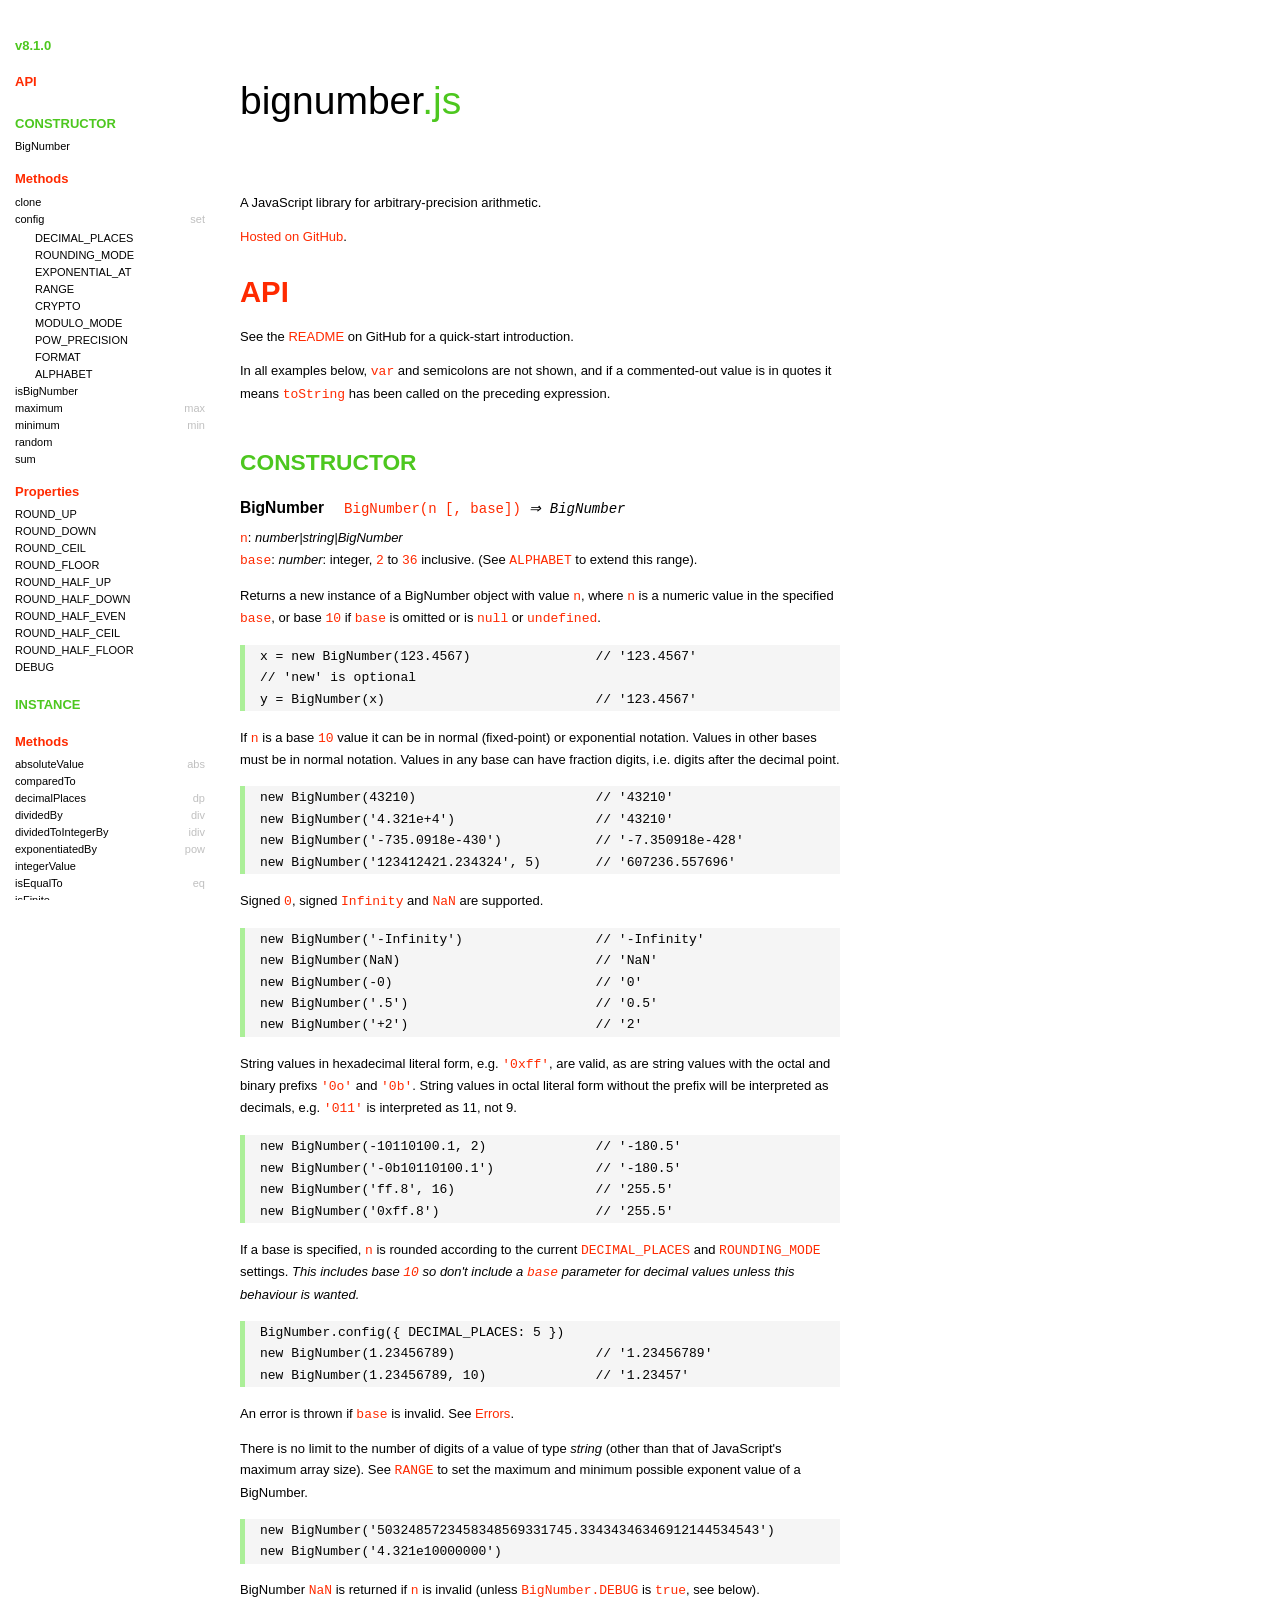
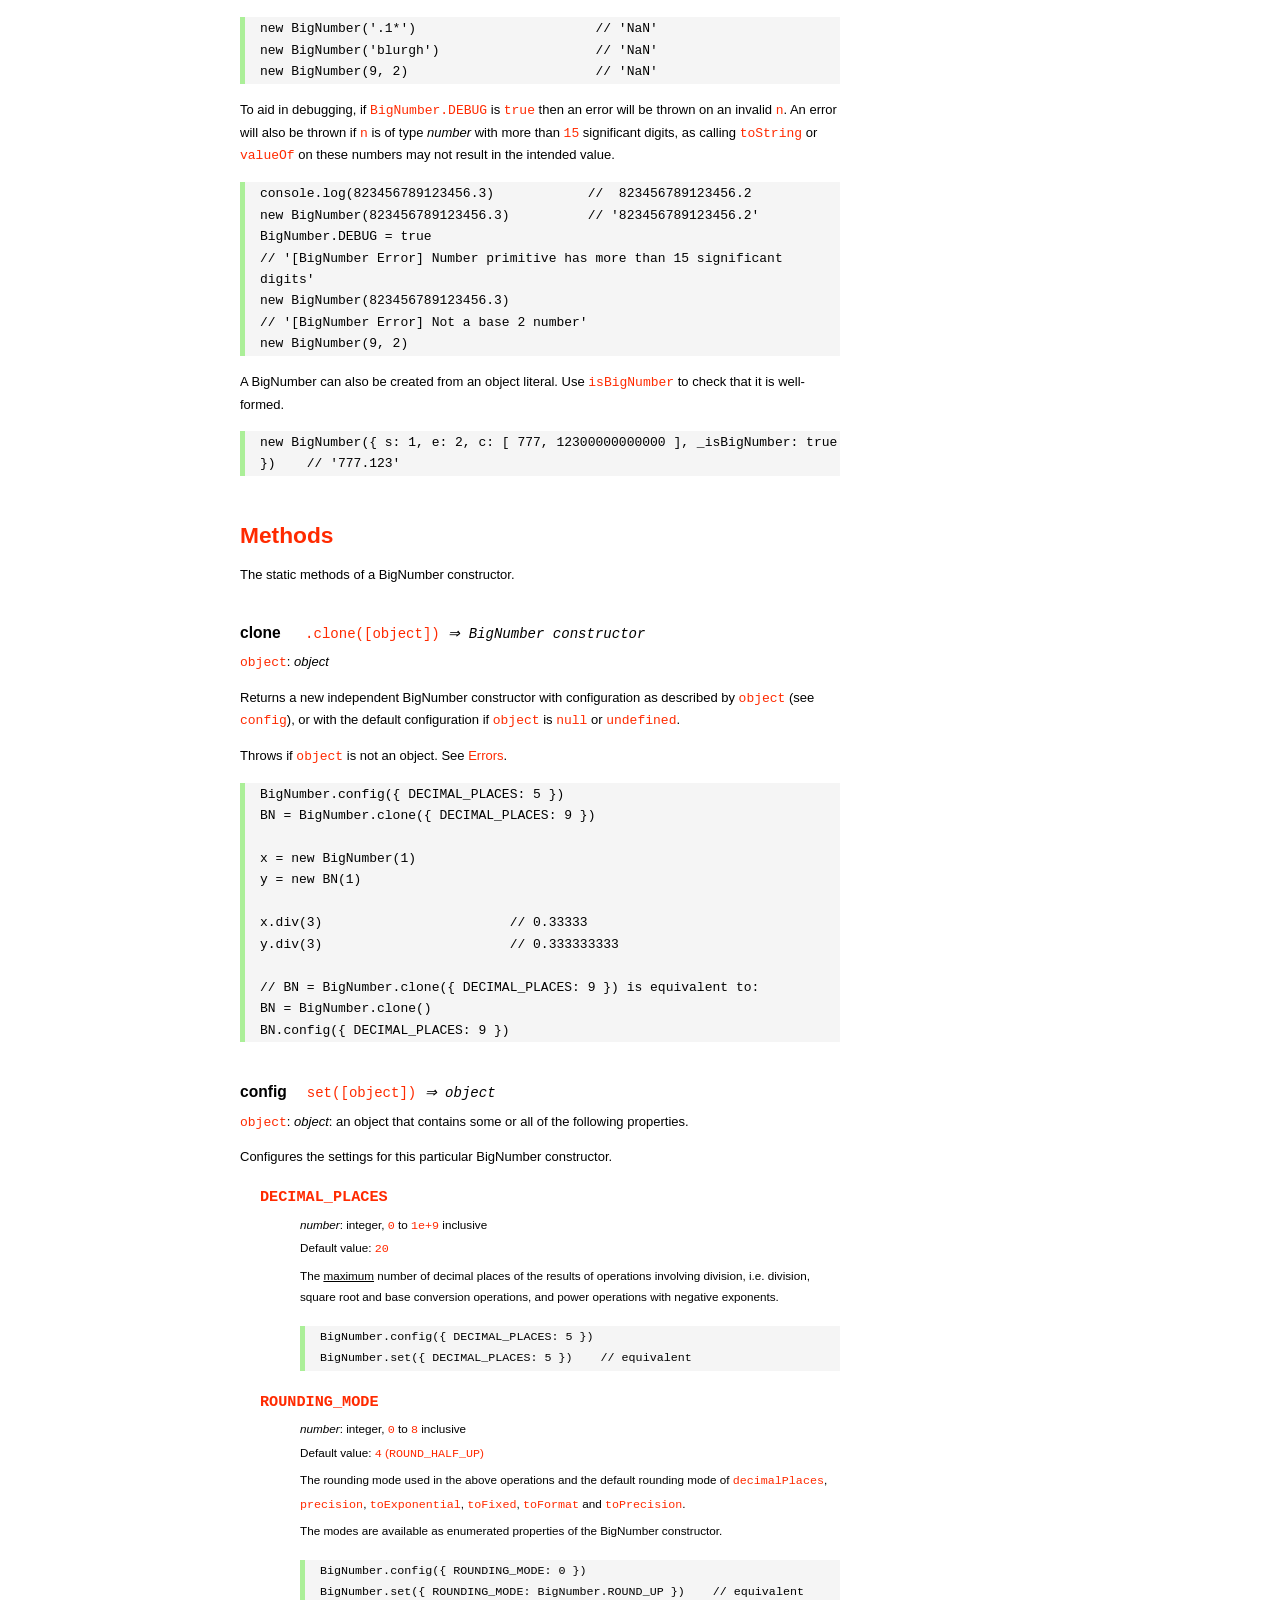
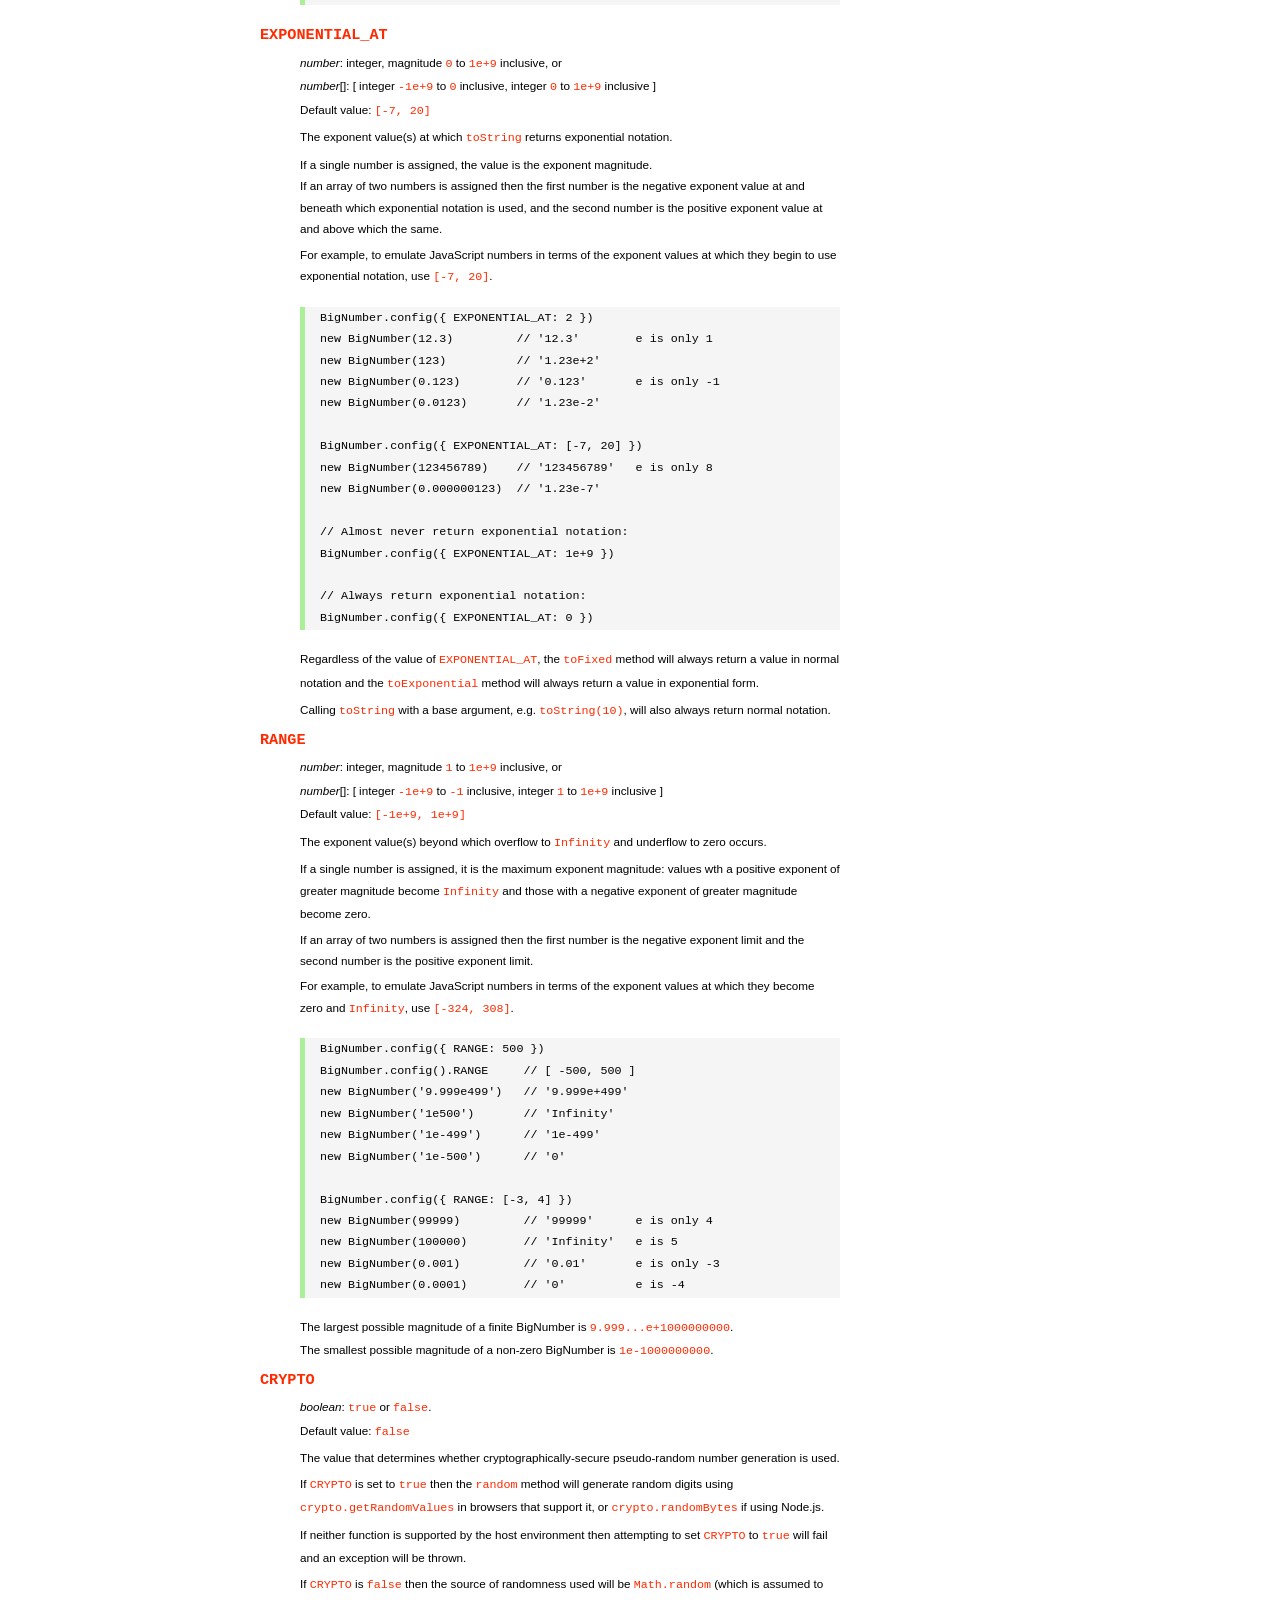
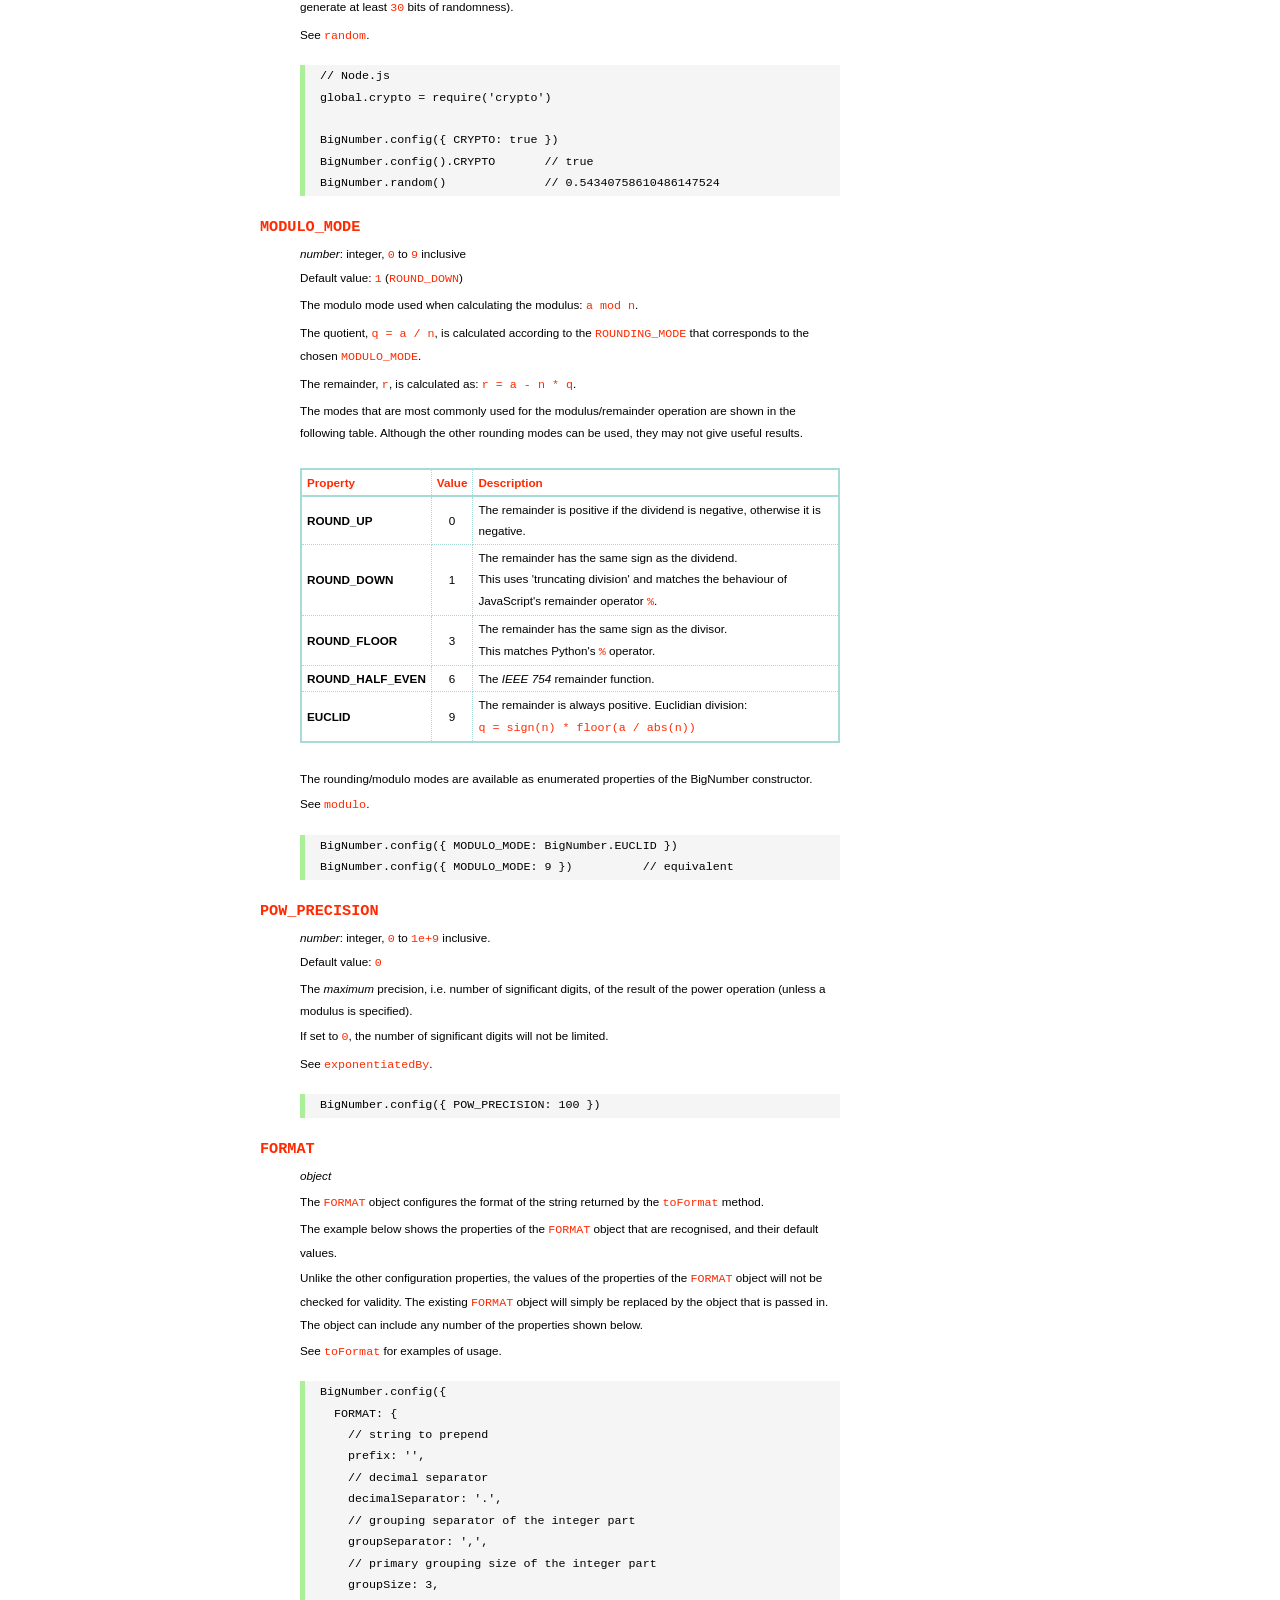
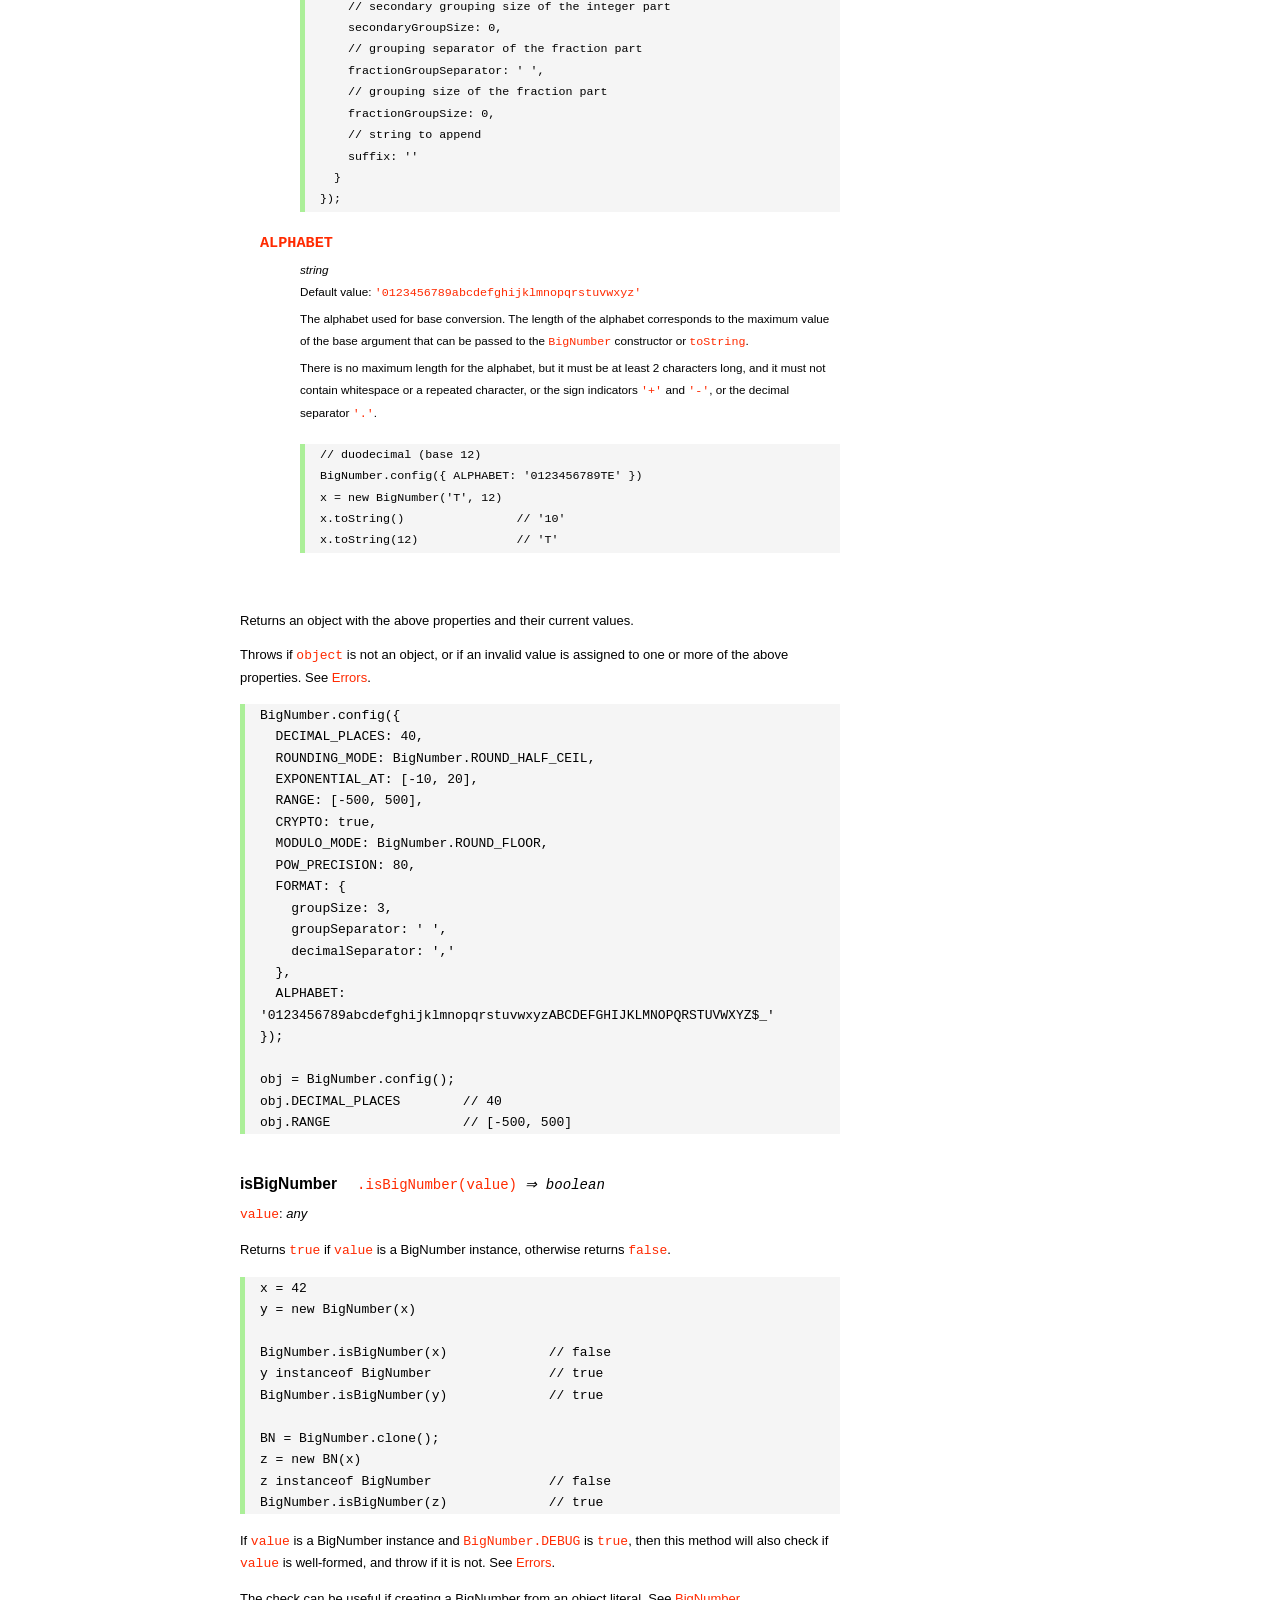
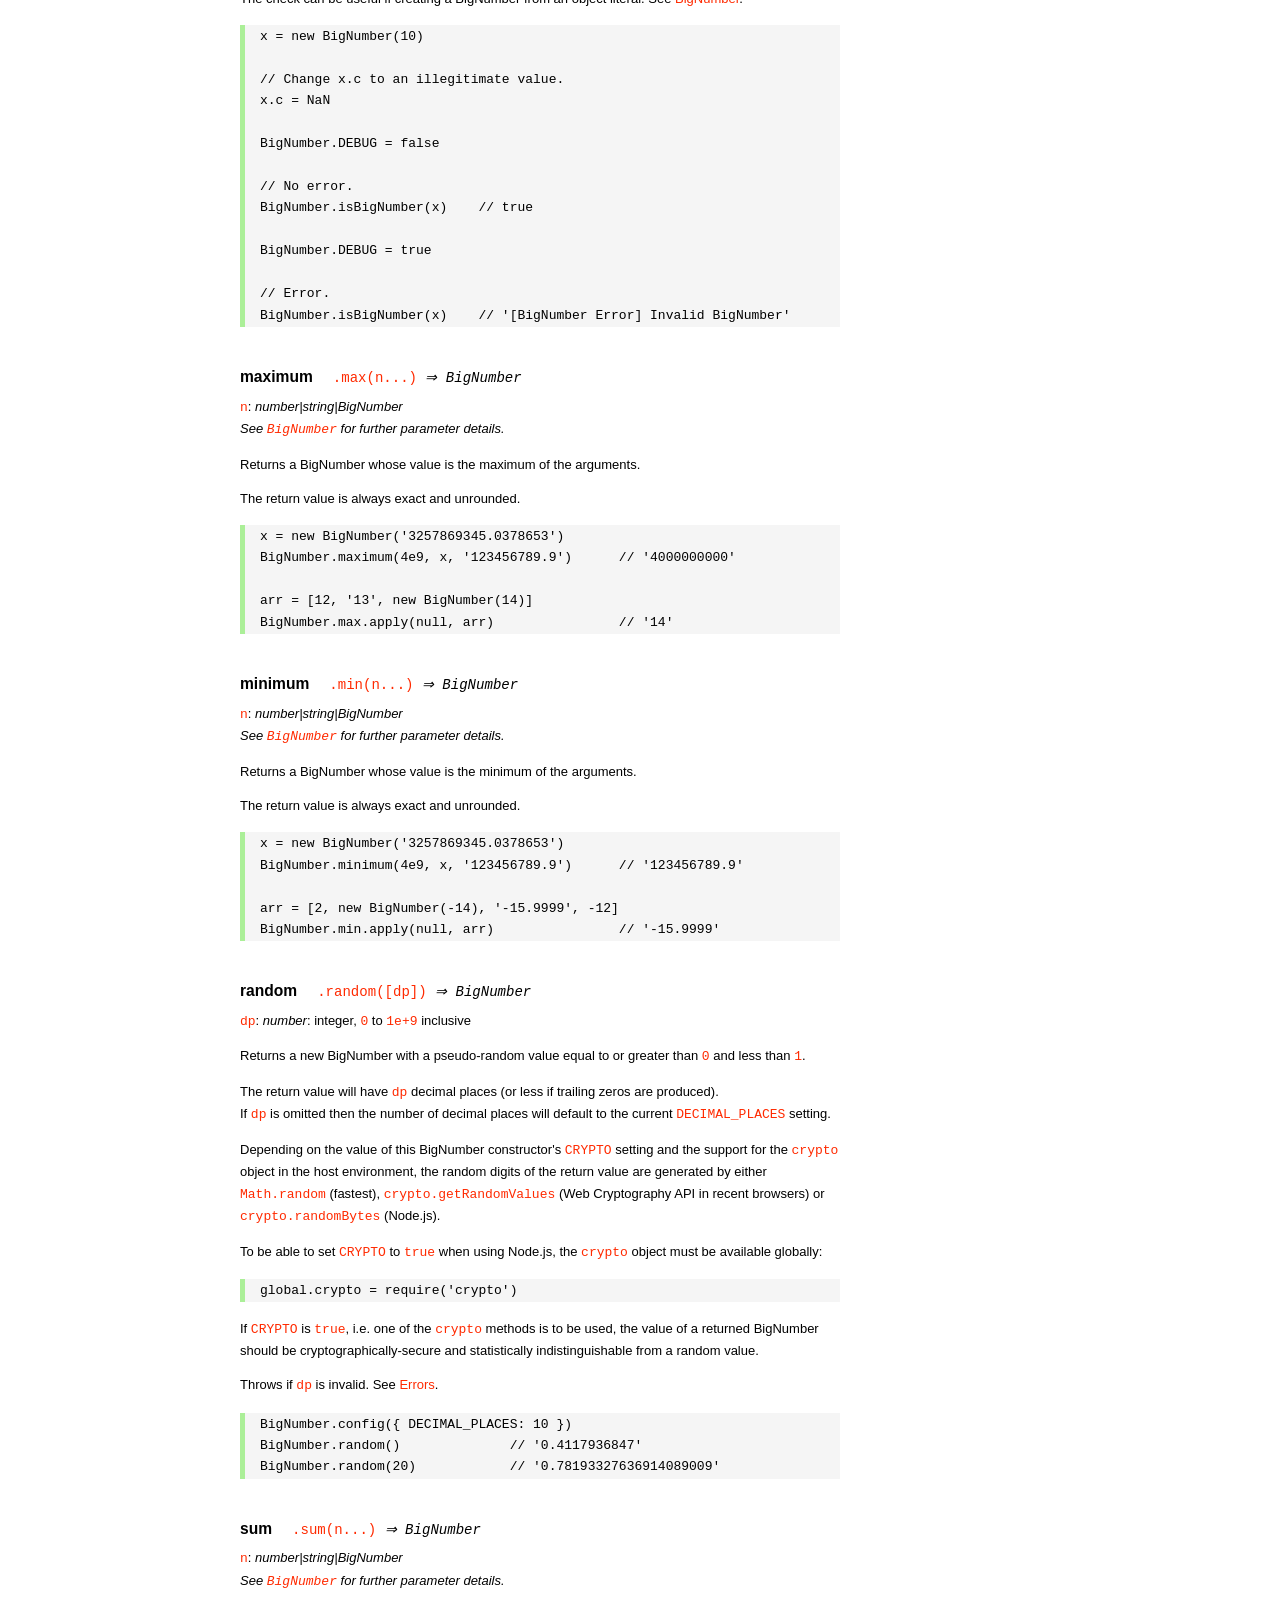
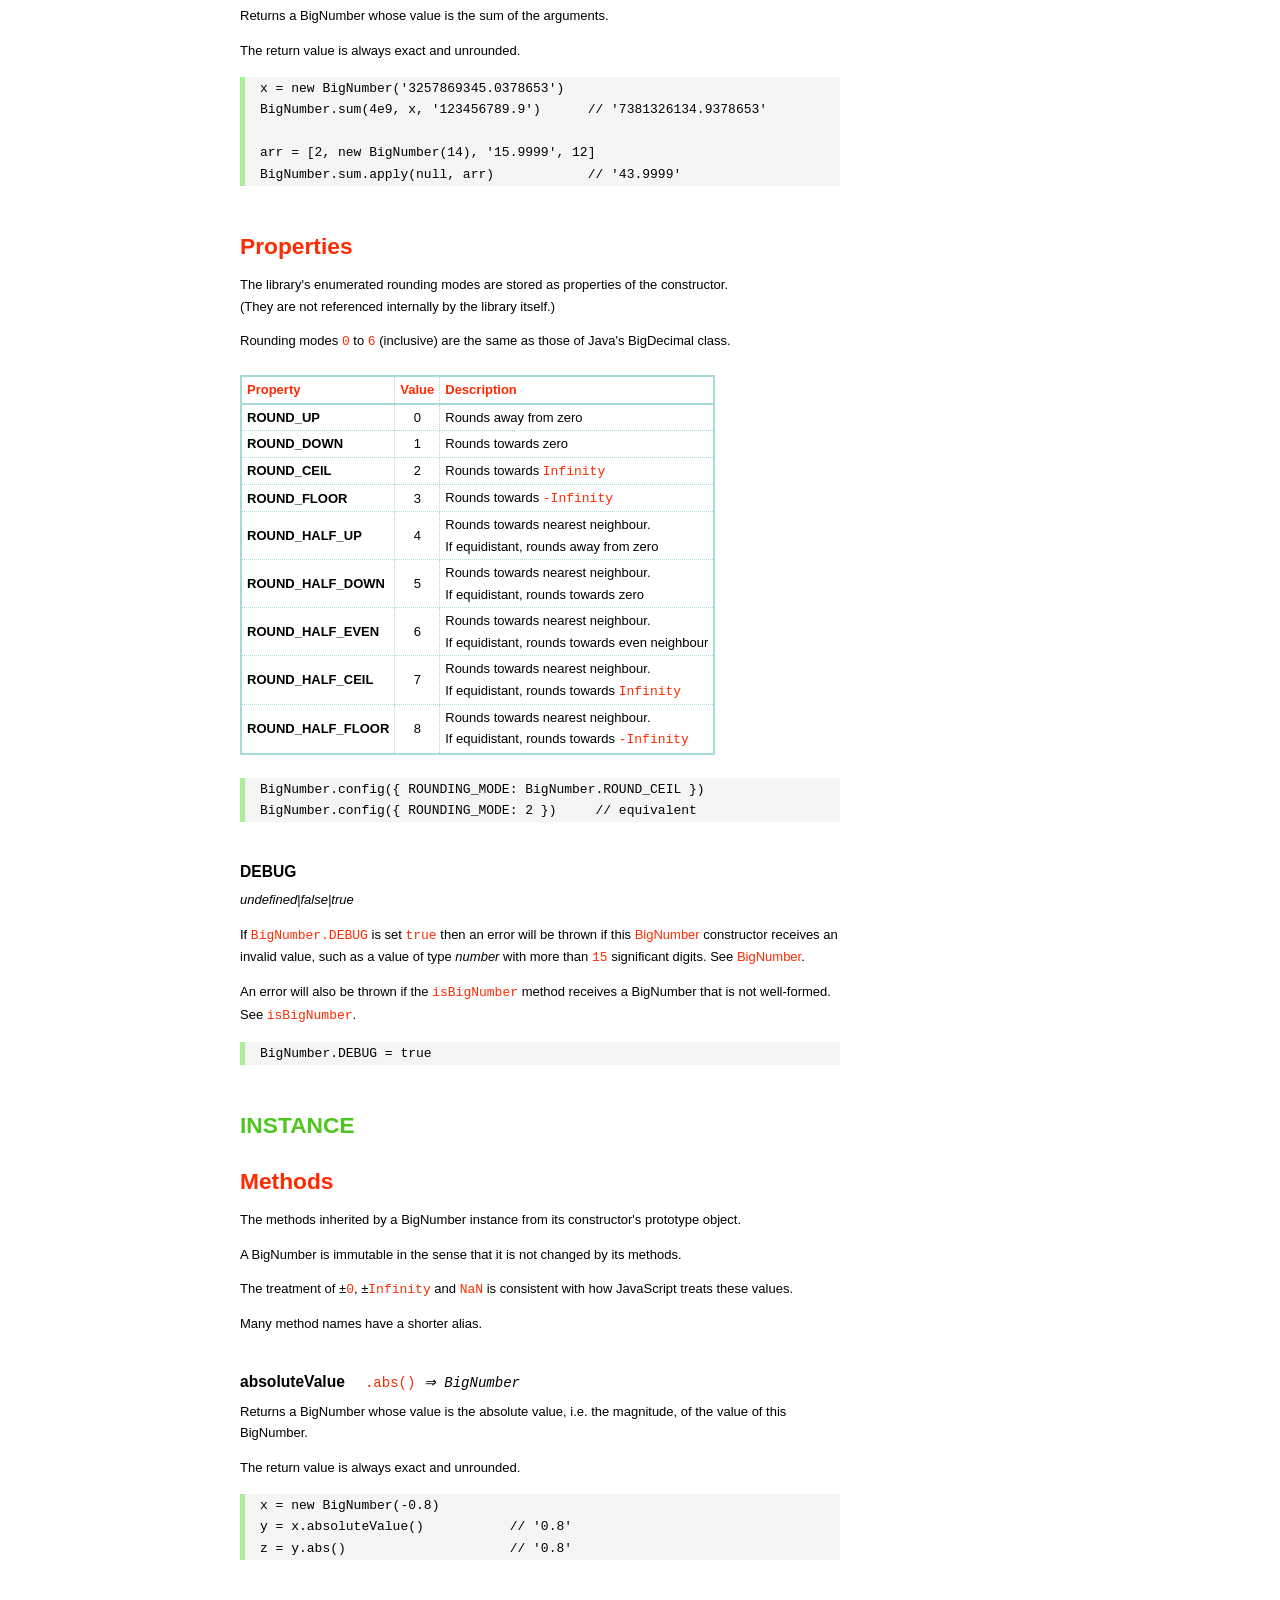
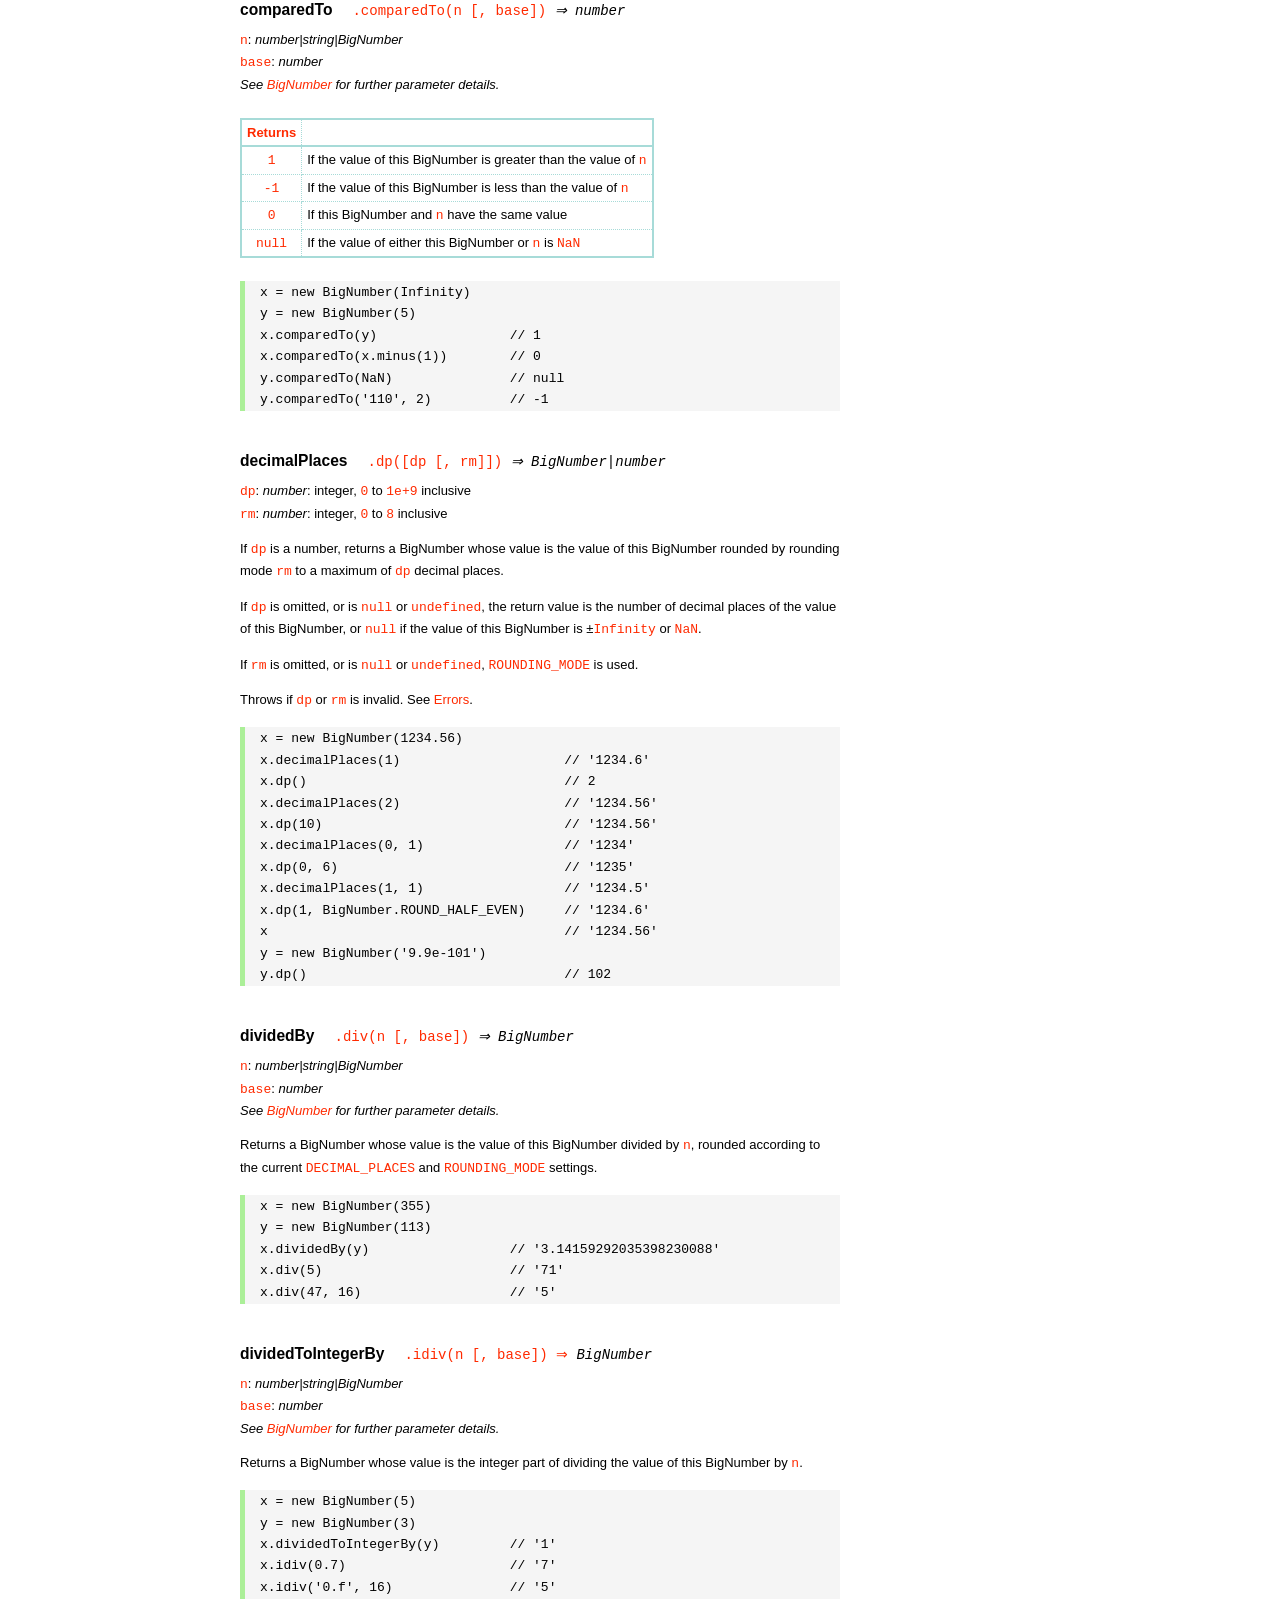
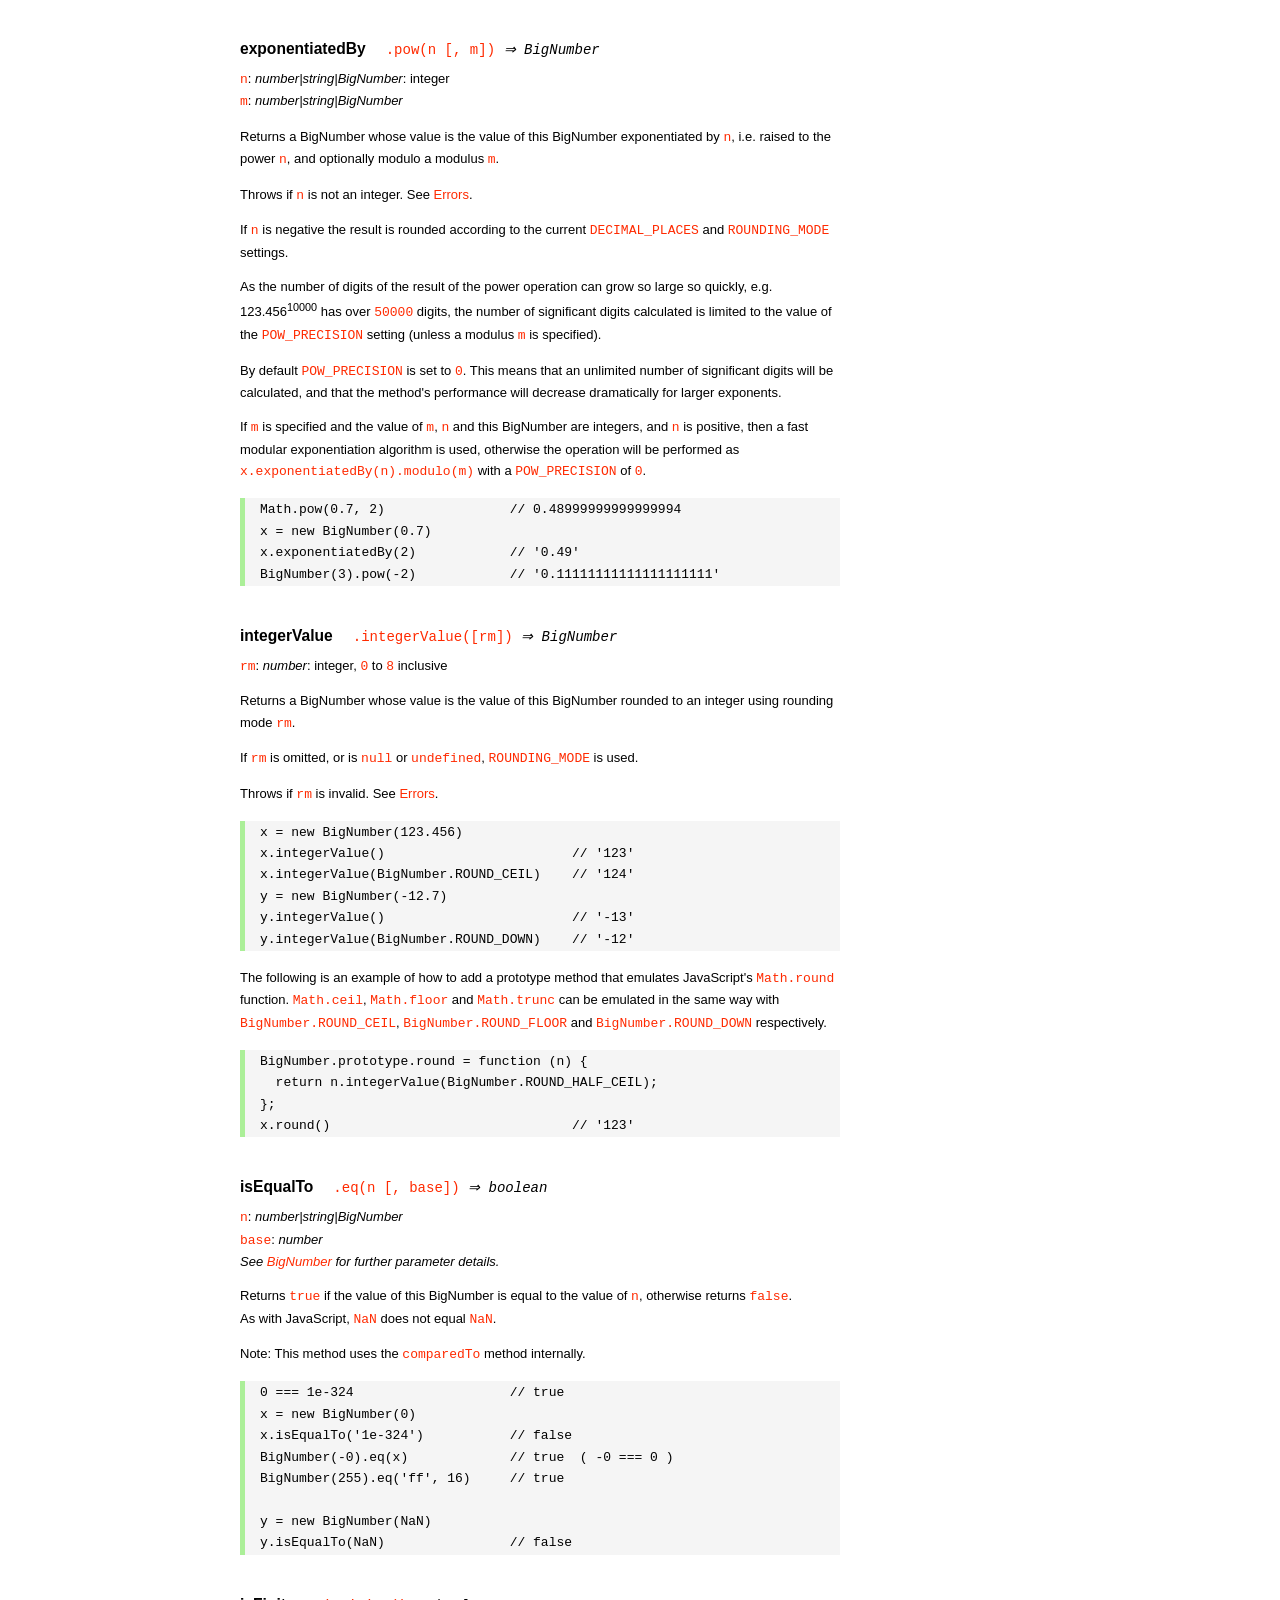
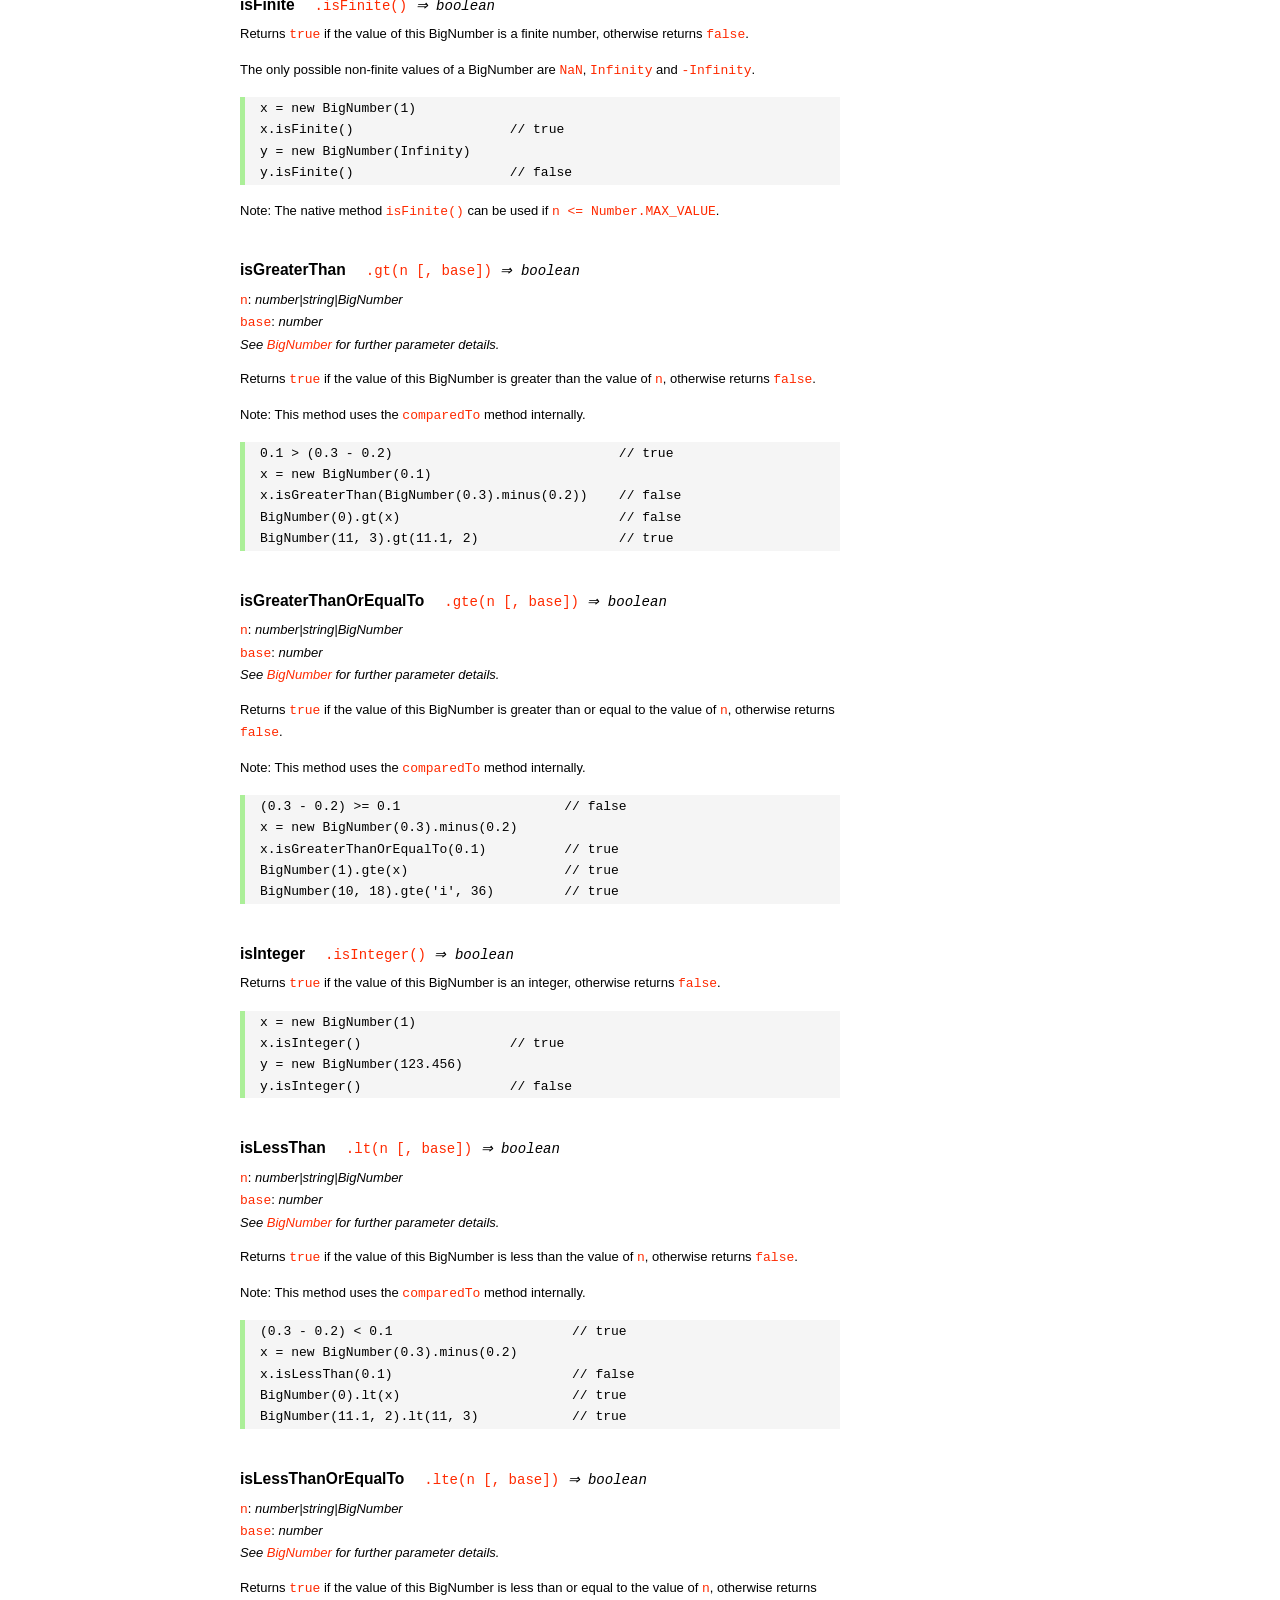
<file: Tattoo-main/Backend/node_modules/bignumber.js/doc/API.html>
<!DOCTYPE HTML>
<html>
<head>
<meta charset="utf-8">
<meta http-equiv="X-UA-Compatible" content="IE=edge">
<meta name="Author" content="M Mclaughlin">
<title>bignumber.js API</title>
<style>
html{font-size:100%}
body{background:#fff;font-family:"Helvetica Neue",Helvetica,Arial,sans-serif;font-size:13px;
  line-height:1.65em;min-height:100%;margin:0}
body,i{color:#000}
.nav{background:#fff;position:fixed;top:0;bottom:0;left:0;width:200px;overflow-y:auto;
  padding:15px 0 30px 15px}
div.container{width:600px;margin:50px 0 50px 240px}
p{margin:0 0 1em;width:600px}
pre,ul{margin:1em 0}
h1,h2,h3,h4,h5{margin:0;padding:1.5em 0 0}
h1,h2{padding:.75em 0}
h1{font:400 3em Verdana,sans-serif;color:#000;margin-bottom:1em}
h2{font-size:2.25em;color:#ff2a00}
h3{font-size:1.75em;color:#4dc71f}
h4{font-size:1.75em;color:#ff2a00;padding-bottom:.75em}
h5{font-size:1.2em;margin-bottom:.4em}
h6{font-size:1.1em;margin-bottom:0.8em;padding:0.5em 0}
dd{padding-top:.35em}
dt{padding-top:.5em}
b{font-weight:700}
dt b{font-size:1.3em}
a,a:visited{color:#ff2a00;text-decoration:none}
a:active,a:hover{outline:0;text-decoration:underline}
.nav a,.nav b,.nav a:visited{display:block;color:#ff2a00;font-weight:700; margin-top:15px}
.nav b{color:#4dc71f;margin-top:20px;cursor:default;width:auto}
ul{list-style-type:none;padding:0 0 0 20px}
.nav ul{line-height:14px;padding-left:0;margin:5px 0 0}
.nav ul a,.nav ul a:visited,span{display:inline;color:#000;font-family:Verdana,Geneva,sans-serif;
  font-size:11px;font-weight:400;margin:0}
.inset,ul.inset{margin-left:20px}
.inset{font-size:.9em}
.nav li{width:auto;margin:0 0 3px}
.alias{font-style:italic;margin-left:20px}
table{border-collapse:collapse;border-spacing:0;border:2px solid #a7dbd8;margin:1.75em 0;padding:0}
td,th{text-align:left;margin:0;padding:2px 5px;border:1px dotted #a7dbd8}
th{border-top:2px solid #a7dbd8;border-bottom:2px solid #a7dbd8;color:#ff2a00}
code,pre{font-family:Consolas, monaco, monospace;font-weight:400}
pre{background:#f5f5f5;white-space:pre-wrap;word-wrap:break-word;border-left:5px solid #abef98;
  padding:1px 0 1px 15px;margin:1.2em 0}
code,.nav-title{color:#ff2a00}
.end{margin-bottom:25px}
.centre{text-align:center}
.error-table{font-size:13px;width:100%}
#faq{margin:3em 0 0}
li span{float:right;margin-right:10px;color:#c0c0c0}
#js{font:inherit;color:#4dc71f}
</style>
</head>
<body>

  <div class="nav">

    <b>v8.1.0</b>

	<a class='nav-title' href="#">API</a>

    <b> CONSTRUCTOR </b>
    <ul>
      <li><a href="#bignumber">BigNumber</a></li>
    </ul>

    <a href="#methods">Methods</a>
    <ul>
      <li><a href="#clone">clone</a></li>
      <li><a href="#config" >config</a><span>set</span></li>
      <li>
        <ul class="inset">
          <li><a href="#decimal-places">DECIMAL_PLACES</a></li>
          <li><a href="#rounding-mode" >ROUNDING_MODE</a></li>
          <li><a href="#exponential-at">EXPONENTIAL_AT</a></li>
          <li><a href="#range"         >RANGE</a></li>
          <li><a href="#crypto"        >CRYPTO</a></li>
          <li><a href="#modulo-mode"   >MODULO_MODE</a></li>
          <li><a href="#pow-precision" >POW_PRECISION</a></li>
          <li><a href="#format"        >FORMAT</a></li>
          <li><a href="#alphabet"      >ALPHABET</a></li>
        </ul>
      </li>
      <li><a href="#isBigNumber">isBigNumber</a></li>
      <li><a href="#max"        >maximum</a><span>max</span></li>
      <li><a href="#min"        >minimum</a><span>min</span></li>
      <li><a href="#random"     >random</a></li>
      <li><a href="#sum"        >sum</a></li>
    </ul>

    <a href="#constructor-properties">Properties</a>
    <ul>
      <li><a href="#round-up"        >ROUND_UP</a></li>
      <li><a href="#round-down"      >ROUND_DOWN</a></li>
      <li><a href="#round-ceil"      >ROUND_CEIL</a></li>
      <li><a href="#round-floor"     >ROUND_FLOOR</a></li>
      <li><a href="#round-half-up"   >ROUND_HALF_UP</a></li>
      <li><a href="#round-half-down" >ROUND_HALF_DOWN</a></li>
      <li><a href="#round-half-even" >ROUND_HALF_EVEN</a></li>
      <li><a href="#round-half-ceil" >ROUND_HALF_CEIL</a></li>
      <li><a href="#round-half-floor">ROUND_HALF_FLOOR</a></li>
      <li><a href="#debug"           >DEBUG</a></li>
    </ul>

    <b> INSTANCE </b>

    <a href="#prototype-methods">Methods</a>
    <ul>
      <li><a href="#abs"    >absoluteValue         </a><span>abs</span>  </li>
      <li><a href="#cmp"    >comparedTo            </a>                  </li>
      <li><a href="#dp"     >decimalPlaces         </a><span>dp</span>   </li>
      <li><a href="#div"    >dividedBy             </a><span>div</span>  </li>
      <li><a href="#divInt" >dividedToIntegerBy    </a><span>idiv</span> </li>
      <li><a href="#pow"    >exponentiatedBy       </a><span>pow</span>  </li>
      <li><a href="#int"    >integerValue          </a>                  </li>
      <li><a href="#eq"     >isEqualTo             </a><span>eq</span>   </li>
      <li><a href="#isF"    >isFinite              </a>                  </li>
      <li><a href="#gt"     >isGreaterThan         </a><span>gt</span>   </li>
      <li><a href="#gte"    >isGreaterThanOrEqualTo</a><span>gte</span>  </li>
      <li><a href="#isInt"  >isInteger             </a>                  </li>
      <li><a href="#lt"     >isLessThan            </a><span>lt</span>   </li>
      <li><a href="#lte"    >isLessThanOrEqualTo   </a><span>lte</span>  </li>
      <li><a href="#isNaN"  >isNaN                 </a>                  </li>
      <li><a href="#isNeg"  >isNegative            </a>                  </li>
      <li><a href="#isPos"  >isPositive            </a>                  </li>
      <li><a href="#isZ"    >isZero                </a>                  </li>
      <li><a href="#minus"  >minus                 </a>                  </li>
      <li><a href="#mod"    >modulo                </a><span>mod</span>  </li>
      <li><a href="#times"  >multipliedBy          </a><span>times</span></li>
      <li><a href="#neg"    >negated               </a>                  </li>
      <li><a href="#plus"   >plus                  </a>                  </li>
      <li><a href="#sd"     >precision             </a><span>sd</span>   </li>
      <li><a href="#shift"  >shiftedBy             </a>                  </li>
      <li><a href="#sqrt"   >squareRoot            </a><span>sqrt</span> </li>
      <li><a href="#toE"    >toExponential         </a>                  </li>
      <li><a href="#toFix"  >toFixed               </a>                  </li>
      <li><a href="#toFor"  >toFormat              </a>                  </li>
      <li><a href="#toFr"   >toFraction            </a>                  </li>
      <li><a href="#toJSON" >toJSON                </a>                  </li>
      <li><a href="#toN"    >toNumber              </a>                  </li>
      <li><a href="#toP"    >toPrecision           </a>                  </li>
      <li><a href="#toS"    >toString              </a>                  </li>
      <li><a href="#valueOf">valueOf               </a>                  </li>
    </ul>

    <a href="#instance-properties">Properties</a>
    <ul>
      <li><a href="#coefficient">c: coefficient</a></li>
      <li><a href="#exponent"   >e: exponent</a></li>
      <li><a href="#sign"       >s: sign</a></li>
    </ul>

    <a href="#zero-nan-infinity">Zero, NaN &amp; Infinity</a>
    <a href="#Errors">Errors</a>
    <a href="#type-coercion">Type coercion</a>
    <a class='end' href="#faq">FAQ</a>

  </div>

  <div class="container">

    <h1>bignumber<span id='js'>.js</span></h1>

    <p>A JavaScript library for arbitrary-precision arithmetic.</p>
    <p><a href="https://github.com/MikeMcl/bignumber.js">Hosted on GitHub</a>. </p>

    <h2>API</h2>

    <p>
      See the <a href='https://github.com/MikeMcl/bignumber.js'>README</a> on GitHub for a
      quick-start introduction.
    </p>
    <p>
      In all examples below, <code>var</code> and semicolons are not shown, and if a commented-out
      value is in quotes it means <code>toString</code> has been called on the preceding expression.
    </p>


    <h3>CONSTRUCTOR</h3>


    <h5 id="bignumber">
      BigNumber<code class='inset'>BigNumber(n [, base]) <i>&rArr; BigNumber</i></code>
    </h5>
    <p>
      <code>n</code>: <i>number|string|BigNumber</i><br />
      <code>base</code>: <i>number</i>: integer, <code>2</code> to <code>36</code> inclusive. (See
      <a href='#alphabet'><code>ALPHABET</code></a> to extend this range).
    </p>
    <p>
      Returns a new instance of a BigNumber object with value <code>n</code>, where <code>n</code>
      is a numeric value in the specified <code>base</code>, or base <code>10</code> if
      <code>base</code> is omitted or is <code>null</code> or <code>undefined</code>.
    </p>
    <pre>
x = new BigNumber(123.4567)                // '123.4567'
// 'new' is optional
y = BigNumber(x)                           // '123.4567'</pre>
    <p>
      If <code>n</code> is a base <code>10</code> value it can be in normal (fixed-point) or
      exponential notation. Values in other bases must be in normal notation. Values in any base can
      have fraction digits, i.e. digits after the decimal point.
    </p>
    <pre>
new BigNumber(43210)                       // '43210'
new BigNumber('4.321e+4')                  // '43210'
new BigNumber('-735.0918e-430')            // '-7.350918e-428'
new BigNumber('123412421.234324', 5)       // '607236.557696'</pre>
    <p>
      Signed <code>0</code>, signed <code>Infinity</code> and <code>NaN</code> are supported.
    </p>
    <pre>
new BigNumber('-Infinity')                 // '-Infinity'
new BigNumber(NaN)                         // 'NaN'
new BigNumber(-0)                          // '0'
new BigNumber('.5')                        // '0.5'
new BigNumber('+2')                        // '2'</pre>
    <p>
      String values in hexadecimal literal form, e.g. <code>'0xff'</code>, are valid, as are
      string values with the octal and binary prefixs <code>'0o'</code> and <code>'0b'</code>.
      String values in octal literal form without the prefix will be interpreted as
      decimals, e.g. <code>'011'</code> is interpreted as 11, not 9.
    </p>
    <pre>
new BigNumber(-10110100.1, 2)              // '-180.5'
new BigNumber('-0b10110100.1')             // '-180.5'
new BigNumber('ff.8', 16)                  // '255.5'
new BigNumber('0xff.8')                    // '255.5'</pre>
    <p>
      If a base is specified, <code>n</code> is rounded according to the current
      <a href='#decimal-places'><code>DECIMAL_PLACES</code></a> and
      <a href='#rounding-mode'><code>ROUNDING_MODE</code></a> settings. <em>This includes base
      <code>10</code> so don't include a <code>base</code> parameter for decimal values unless
      this behaviour is wanted.</em>
    </p>
    <pre>BigNumber.config({ DECIMAL_PLACES: 5 })
new BigNumber(1.23456789)                  // '1.23456789'
new BigNumber(1.23456789, 10)              // '1.23457'</pre>
    <p>An error is thrown if <code>base</code> is invalid. See <a href='#Errors'>Errors</a>.</p>
    <p>
      There is no limit to the number of digits of a value of type <em>string</em> (other than
      that of JavaScript's maximum array size). See <a href='#range'><code>RANGE</code></a> to set
      the maximum and minimum possible exponent value of a BigNumber.
    </p>
    <pre>
new BigNumber('5032485723458348569331745.33434346346912144534543')
new BigNumber('4.321e10000000')</pre>
    <p>BigNumber <code>NaN</code> is returned if <code>n</code> is invalid
    (unless <code>BigNumber.DEBUG</code> is <code>true</code>, see below).</p>
    <pre>
new BigNumber('.1*')                       // 'NaN'
new BigNumber('blurgh')                    // 'NaN'
new BigNumber(9, 2)                        // 'NaN'</pre>
    <p>
      To aid in debugging, if <code>BigNumber.DEBUG</code> is <code>true</code> then an error will
      be thrown on an invalid <code>n</code>. An error will also be thrown if <code>n</code> is of
      type <em>number</em> with more than <code>15</code> significant digits, as calling
      <code><a href='#toS'>toString</a></code> or <code><a href='#valueOf'>valueOf</a></code> on
      these numbers may not result in the intended value.
    </p>
      <pre>
console.log(823456789123456.3)            //  823456789123456.2
new BigNumber(823456789123456.3)          // '823456789123456.2'
BigNumber.DEBUG = true
// '[BigNumber Error] Number primitive has more than 15 significant digits'
new BigNumber(823456789123456.3)
// '[BigNumber Error] Not a base 2 number'
new BigNumber(9, 2)</pre>
    <p>
      A BigNumber can also be created from an object literal.
      Use <code><a href='#isBigNumber'>isBigNumber</a></code> to check that it is well-formed.
    </p>
    <pre>new BigNumber({ s: 1, e: 2, c: [ 777, 12300000000000 ], _isBigNumber: true })    // '777.123'</pre>




    <h4 id="methods">Methods</h4>
     <p>The static methods of a BigNumber constructor.</p>




    <h5 id="clone">clone
      <code class='inset'>.clone([object]) <i>&rArr; BigNumber constructor</i></code>
    </h5>
    <p><code>object</code>: <i>object</i></p>
    <p>
      Returns a new independent BigNumber constructor with configuration as described by
      <code>object</code> (see <a href='#config'><code>config</code></a>), or with the default
      configuration if <code>object</code> is <code>null</code> or <code>undefined</code>.
    </p>
    <p>
      Throws if <code>object</code> is not an object. See <a href='#Errors'>Errors</a>.
    </p>
    <pre>BigNumber.config({ DECIMAL_PLACES: 5 })
BN = BigNumber.clone({ DECIMAL_PLACES: 9 })

x = new BigNumber(1)
y = new BN(1)

x.div(3)                        // 0.33333
y.div(3)                        // 0.333333333

// BN = BigNumber.clone({ DECIMAL_PLACES: 9 }) is equivalent to:
BN = BigNumber.clone()
BN.config({ DECIMAL_PLACES: 9 })</pre>



    <h5 id="config">config<code class='inset'>set([object]) <i>&rArr; object</i></code></h5>
    <p>
      <code>object</code>: <i>object</i>: an object that contains some or all of the following
      properties.
    </p>
    <p>Configures the settings for this particular BigNumber constructor.</p>

    <dl class='inset'>
      <dt id="decimal-places"><code><b>DECIMAL_PLACES</b></code></dt>
      <dd>
        <i>number</i>: integer, <code>0</code> to <code>1e+9</code> inclusive<br />
        Default value: <code>20</code>
      </dd>
      <dd>
        The <u>maximum</u> number of decimal places of the results of operations involving
        division, i.e. division, square root and base conversion operations, and power
        operations with negative exponents.<br />
      </dd>
      <dd>
      <pre>BigNumber.config({ DECIMAL_PLACES: 5 })
BigNumber.set({ DECIMAL_PLACES: 5 })    // equivalent</pre>
      </dd>



      <dt id="rounding-mode"><code><b>ROUNDING_MODE</b></code></dt>
      <dd>
        <i>number</i>: integer, <code>0</code> to <code>8</code> inclusive<br />
        Default value: <code>4</code> <a href="#round-half-up">(<code>ROUND_HALF_UP</code>)</a>
      </dd>
      <dd>
        The rounding mode used in the above operations and the default rounding mode of
        <a href='#dp'><code>decimalPlaces</code></a>,
        <a href='#sd'><code>precision</code></a>,
        <a href='#toE'><code>toExponential</code></a>,
        <a href='#toFix'><code>toFixed</code></a>,
        <a href='#toFor'><code>toFormat</code></a> and
        <a href='#toP'><code>toPrecision</code></a>.
      </dd>
      <dd>The modes are available as enumerated properties of the BigNumber constructor.</dd>
       <dd>
      <pre>BigNumber.config({ ROUNDING_MODE: 0 })
BigNumber.set({ ROUNDING_MODE: BigNumber.ROUND_UP })    // equivalent</pre>
        </dd>



      <dt id="exponential-at"><code><b>EXPONENTIAL_AT</b></code></dt>
      <dd>
        <i>number</i>: integer, magnitude <code>0</code> to <code>1e+9</code> inclusive, or
        <br />
        <i>number</i>[]: [ integer <code>-1e+9</code> to <code>0</code> inclusive, integer
        <code>0</code> to <code>1e+9</code> inclusive ]<br />
        Default value: <code>[-7, 20]</code>
      </dd>
      <dd>
        The exponent value(s) at which <code>toString</code> returns exponential notation.
      </dd>
      <dd>
        If a single number is assigned, the value is the exponent magnitude.<br />
        If an array of two numbers is assigned then the first number is the negative exponent
        value at and beneath which exponential notation is used, and the second number is the
        positive exponent value at and above which the same.
      </dd>
      <dd>
        For example, to emulate JavaScript numbers in terms of the exponent values at which they
        begin to use exponential notation, use <code>[-7, 20]</code>.
      </dd>
      <dd>
      <pre>BigNumber.config({ EXPONENTIAL_AT: 2 })
new BigNumber(12.3)         // '12.3'        e is only 1
new BigNumber(123)          // '1.23e+2'
new BigNumber(0.123)        // '0.123'       e is only -1
new BigNumber(0.0123)       // '1.23e-2'

BigNumber.config({ EXPONENTIAL_AT: [-7, 20] })
new BigNumber(123456789)    // '123456789'   e is only 8
new BigNumber(0.000000123)  // '1.23e-7'

// Almost never return exponential notation:
BigNumber.config({ EXPONENTIAL_AT: 1e+9 })

// Always return exponential notation:
BigNumber.config({ EXPONENTIAL_AT: 0 })</pre>
      </dd>
      <dd>
        Regardless of the value of <code>EXPONENTIAL_AT</code>, the <code>toFixed</code> method
        will always return a value in normal notation and the <code>toExponential</code> method
        will always return a value in exponential form.
      </dd>
      <dd>
        Calling <code>toString</code> with a base argument, e.g. <code>toString(10)</code>, will
        also always return normal notation.
      </dd>



      <dt id="range"><code><b>RANGE</b></code></dt>
      <dd>
        <i>number</i>: integer, magnitude <code>1</code> to <code>1e+9</code> inclusive, or
        <br />
        <i>number</i>[]: [ integer <code>-1e+9</code> to <code>-1</code> inclusive, integer
        <code>1</code> to <code>1e+9</code> inclusive ]<br />
        Default value: <code>[-1e+9, 1e+9]</code>
      </dd>
      <dd>
        The exponent value(s) beyond which overflow to <code>Infinity</code> and underflow to
        zero occurs.
      </dd>
      <dd>
        If a single number is assigned, it is the maximum exponent magnitude: values wth a
        positive exponent of greater magnitude become <code>Infinity</code> and those with a
        negative exponent of greater magnitude become zero.
      <dd>
        If an array of two numbers is assigned then the first number is the negative exponent
        limit and the second number is the positive exponent limit.
      </dd>
      <dd>
        For example, to emulate JavaScript numbers in terms of the exponent values at which they
        become zero and <code>Infinity</code>, use <code>[-324, 308]</code>.
      </dd>
      <dd>
      <pre>BigNumber.config({ RANGE: 500 })
BigNumber.config().RANGE     // [ -500, 500 ]
new BigNumber('9.999e499')   // '9.999e+499'
new BigNumber('1e500')       // 'Infinity'
new BigNumber('1e-499')      // '1e-499'
new BigNumber('1e-500')      // '0'

BigNumber.config({ RANGE: [-3, 4] })
new BigNumber(99999)         // '99999'      e is only 4
new BigNumber(100000)        // 'Infinity'   e is 5
new BigNumber(0.001)         // '0.01'       e is only -3
new BigNumber(0.0001)        // '0'          e is -4</pre>
      </dd>
      <dd>
        The largest possible magnitude of a finite BigNumber is
        <code>9.999...e+1000000000</code>.<br />
        The smallest possible magnitude of a non-zero BigNumber is <code>1e-1000000000</code>.
      </dd>



      <dt id="crypto"><code><b>CRYPTO</b></code></dt>
      <dd>
        <i>boolean</i>: <code>true</code> or <code>false</code>.<br />
        Default value: <code>false</code>
      </dd>
      <dd>
        The value that determines whether cryptographically-secure pseudo-random number
        generation is used.
      </dd>
      <dd>
        If <code>CRYPTO</code> is set to <code>true</code> then the
        <a href='#random'><code>random</code></a> method will generate random digits using
        <code>crypto.getRandomValues</code> in browsers that support it, or
        <code>crypto.randomBytes</code> if using Node.js.
      </dd>
      <dd>
        If neither function is supported by the host environment then attempting to set
        <code>CRYPTO</code> to <code>true</code> will fail and an exception will be thrown.
      </dd>
      <dd>
        If <code>CRYPTO</code> is <code>false</code> then the source of randomness used will be
        <code>Math.random</code> (which is assumed to generate at least <code>30</code> bits of
        randomness).
      </dd>
      <dd>See <a href='#random'><code>random</code></a>.</dd>
      <dd>
      <pre>
// Node.js
global.crypto = require('crypto')

BigNumber.config({ CRYPTO: true })
BigNumber.config().CRYPTO       // true
BigNumber.random()              // 0.54340758610486147524</pre>
      </dd>



      <dt id="modulo-mode"><code><b>MODULO_MODE</b></code></dt>
      <dd>
        <i>number</i>: integer, <code>0</code> to <code>9</code> inclusive<br />
        Default value: <code>1</code> (<a href="#round-down"><code>ROUND_DOWN</code></a>)
      </dd>
      <dd>The modulo mode used when calculating the modulus: <code>a mod n</code>.</dd>
      <dd>
        The quotient, <code>q = a / n</code>, is calculated according to the
        <a href='#rounding-mode'><code>ROUNDING_MODE</code></a> that corresponds to the chosen
        <code>MODULO_MODE</code>.
      </dd>
      <dd>The remainder, <code>r</code>, is calculated as: <code>r = a - n * q</code>.</dd>
      <dd>
        The modes that are most commonly used for the modulus/remainder operation are shown in
        the following table. Although the other rounding modes can be used, they may not give
        useful results.
      </dd>
      <dd>
        <table>
          <tr><th>Property</th><th>Value</th><th>Description</th></tr>
          <tr>
            <td><b>ROUND_UP</b></td><td class='centre'>0</td>
            <td>
              The remainder is positive if the dividend is negative, otherwise it is negative.
            </td>
          </tr>
          <tr>
            <td><b>ROUND_DOWN</b></td><td class='centre'>1</td>
            <td>
              The remainder has the same sign as the dividend.<br />
              This uses 'truncating division' and matches the behaviour of JavaScript's
              remainder operator <code>%</code>.
            </td>
          </tr>
          <tr>
            <td><b>ROUND_FLOOR</b></td><td class='centre'>3</td>
            <td>
              The remainder has the same sign as the divisor.<br />
              This matches Python's <code>%</code> operator.
            </td>
          </tr>
          <tr>
            <td><b>ROUND_HALF_EVEN</b></td><td class='centre'>6</td>
            <td>The <i>IEEE 754</i> remainder function.</td>
          </tr>
           <tr>
             <td><b>EUCLID</b></td><td class='centre'>9</td>
             <td>
               The remainder is always positive. Euclidian division: <br />
               <code>q = sign(n) * floor(a / abs(n))</code>
             </td>
           </tr>
        </table>
      </dd>
      <dd>
        The rounding/modulo modes are available as enumerated properties of the BigNumber
        constructor.
      </dd>
      <dd>See <a href='#mod'><code>modulo</code></a>.</dd>
      <dd>
        <pre>BigNumber.config({ MODULO_MODE: BigNumber.EUCLID })
BigNumber.config({ MODULO_MODE: 9 })          // equivalent</pre>
      </dd>



      <dt id="pow-precision"><code><b>POW_PRECISION</b></code></dt>
      <dd>
        <i>number</i>: integer, <code>0</code> to <code>1e+9</code> inclusive.<br />
        Default value: <code>0</code>
      </dd>
      <dd>
        The <i>maximum</i> precision, i.e. number of significant digits, of the result of the power
        operation (unless a modulus is specified).
      </dd>
      <dd>If set to <code>0</code>, the number of significant digits will not be limited.</dd>
      <dd>See <a href='#pow'><code>exponentiatedBy</code></a>.</dd>
      <dd><pre>BigNumber.config({ POW_PRECISION: 100 })</pre></dd>



      <dt id="format"><code><b>FORMAT</b></code></dt>
      <dd><i>object</i></dd>
      <dd>
        The <code>FORMAT</code> object configures the format of the string returned by the
        <a href='#toFor'><code>toFormat</code></a> method.
      </dd>
      <dd>
        The example below shows the properties of the <code>FORMAT</code> object that are
        recognised, and their default values.
      </dd>
      <dd>
         Unlike the other configuration properties, the values of the properties of the
         <code>FORMAT</code> object will not be checked for validity. The existing
         <code>FORMAT</code> object will simply be replaced by the object that is passed in.
         The object can include any number of the properties shown below.
      </dd>
      <dd>See <a href='#toFor'><code>toFormat</code></a> for examples of usage.</dd>
      <dd>
      <pre>
BigNumber.config({
  FORMAT: {
    // string to prepend
    prefix: '',
    // decimal separator
    decimalSeparator: '.',
    // grouping separator of the integer part
    groupSeparator: ',',
    // primary grouping size of the integer part
    groupSize: 3,
    // secondary grouping size of the integer part
    secondaryGroupSize: 0,
    // grouping separator of the fraction part
    fractionGroupSeparator: ' ',
    // grouping size of the fraction part
    fractionGroupSize: 0,
    // string to append
    suffix: ''
  }
});</pre>
      </dd>



      <dt id="alphabet"><code><b>ALPHABET</b></code></dt>
      <dd>
        <i>string</i><br />
        Default value: <code>'0123456789abcdefghijklmnopqrstuvwxyz'</code>
      </dd>
      <dd>
        The alphabet used for base conversion. The length of the alphabet corresponds to the
        maximum value of the base argument that can be passed to the
        <a href='#bignumber'><code>BigNumber</code></a> constructor or
        <a href='#toS'><code>toString</code></a>.
      </dd>
      <dd>
        There is no maximum length for the alphabet, but it must be at least 2 characters long, and
        it must not contain whitespace or a repeated character, or the sign indicators
        <code>'+'</code> and <code>'-'</code>, or the decimal separator <code>'.'</code>.
      </dd>
      <dd>
        <pre>// duodecimal (base 12)
BigNumber.config({ ALPHABET: '0123456789TE' })
x = new BigNumber('T', 12)
x.toString()                // '10'
x.toString(12)              // 'T'</pre>
      </dd>



    </dl>
    <br /><br />
    <p>Returns an object with the above properties and their current values.</p>
    <p>
      Throws if <code>object</code> is not an object, or if an invalid value is assigned to
      one or more of the above properties. See <a href='#Errors'>Errors</a>.
    </p>
    <pre>
BigNumber.config({
  DECIMAL_PLACES: 40,
  ROUNDING_MODE: BigNumber.ROUND_HALF_CEIL,
  EXPONENTIAL_AT: [-10, 20],
  RANGE: [-500, 500],
  CRYPTO: true,
  MODULO_MODE: BigNumber.ROUND_FLOOR,
  POW_PRECISION: 80,
  FORMAT: {
    groupSize: 3,
    groupSeparator: ' ',
    decimalSeparator: ','
  },
  ALPHABET: '0123456789abcdefghijklmnopqrstuvwxyzABCDEFGHIJKLMNOPQRSTUVWXYZ$_'
});

obj = BigNumber.config();
obj.DECIMAL_PLACES        // 40
obj.RANGE                 // [-500, 500]</pre>



    <h5 id="isBigNumber">
      isBigNumber<code class='inset'>.isBigNumber(value) <i>&rArr; boolean</i></code>
    </h5>
    <p><code>value</code>: <i>any</i><br /></p>
    <p>
      Returns <code>true</code> if <code>value</code> is a BigNumber instance, otherwise returns
      <code>false</code>.
    </p>
    <pre>x = 42
y = new BigNumber(x)

BigNumber.isBigNumber(x)             // false
y instanceof BigNumber               // true
BigNumber.isBigNumber(y)             // true

BN = BigNumber.clone();
z = new BN(x)
z instanceof BigNumber               // false
BigNumber.isBigNumber(z)             // true</pre>
    <p>
      If <code>value</code> is a BigNumber instance and <code>BigNumber.DEBUG</code> is <code>true</code>,
      then this method will also check if <code>value</code> is well-formed, and throw if it is not.
      See <a href='#Errors'>Errors</a>.
    </p>
    <p>
      The check can be useful if creating a BigNumber from an object literal.
      See <a href='#bignumber'>BigNumber</a>.
    </p>
    <pre>
x = new BigNumber(10)

// Change x.c to an illegitimate value.
x.c = NaN

BigNumber.DEBUG = false

// No error.
BigNumber.isBigNumber(x)    // true

BigNumber.DEBUG = true

// Error.
BigNumber.isBigNumber(x)    // '[BigNumber Error] Invalid BigNumber'</pre>



    <h5 id="max">maximum<code class='inset'>.max(n...) <i>&rArr; BigNumber</i></code></h5>
    <p>
      <code>n</code>: <i>number|string|BigNumber</i><br />
      <i>See <code><a href="#bignumber">BigNumber</a></code> for further parameter details.</i>
    </p>
    <p>
      Returns a BigNumber whose value is the maximum of the arguments.
    </p>
    <p>The return value is always exact and unrounded.</p>
    <pre>x = new BigNumber('3257869345.0378653')
BigNumber.maximum(4e9, x, '123456789.9')      // '4000000000'

arr = [12, '13', new BigNumber(14)]
BigNumber.max.apply(null, arr)                // '14'</pre>



    <h5 id="min">minimum<code class='inset'>.min(n...) <i>&rArr; BigNumber</i></code></h5>
    <p>
      <code>n</code>: <i>number|string|BigNumber</i><br />
      <i>See <code><a href="#bignumber">BigNumber</a></code> for further parameter details.</i>
    </p>
    <p>
      Returns a BigNumber whose value is the minimum of the arguments.
    </p>
    <p>The return value is always exact and unrounded.</p>
    <pre>x = new BigNumber('3257869345.0378653')
BigNumber.minimum(4e9, x, '123456789.9')      // '123456789.9'

arr = [2, new BigNumber(-14), '-15.9999', -12]
BigNumber.min.apply(null, arr)                // '-15.9999'</pre>



    <h5 id="random">
      random<code class='inset'>.random([dp]) <i>&rArr; BigNumber</i></code>
    </h5>
    <p><code>dp</code>: <i>number</i>: integer, <code>0</code> to <code>1e+9</code> inclusive</p>
    <p>
      Returns a new BigNumber with a pseudo-random value equal to or greater than <code>0</code> and
      less than <code>1</code>.
    </p>
    <p>
      The return value will have <code>dp</code> decimal places (or less if trailing zeros are
      produced).<br />
      If <code>dp</code> is omitted then the number of decimal places will default to the current
      <a href='#decimal-places'><code>DECIMAL_PLACES</code></a> setting.
    </p>
    <p>
      Depending on the value of this BigNumber constructor's
      <a href='#crypto'><code>CRYPTO</code></a> setting and the support for the
      <code>crypto</code> object in the host environment, the random digits of the return value are
      generated by either <code>Math.random</code> (fastest), <code>crypto.getRandomValues</code>
      (Web Cryptography API in recent browsers) or <code>crypto.randomBytes</code> (Node.js).
    </p>
    <p>
      To be able to set <a href='#crypto'><code>CRYPTO</code></a> to <code>true</code> when using
      Node.js, the <code>crypto</code> object must be available globally:
    </p>
    <pre>global.crypto = require('crypto')</pre>
    <p>
      If <a href='#crypto'><code>CRYPTO</code></a> is <code>true</code>, i.e. one of the
      <code>crypto</code> methods is to be used, the value of a returned BigNumber should be
      cryptographically-secure and statistically indistinguishable from a random value.
    </p>
    <p>
      Throws if <code>dp</code> is invalid. See <a href='#Errors'>Errors</a>.
    </p>
    <pre>BigNumber.config({ DECIMAL_PLACES: 10 })
BigNumber.random()              // '0.4117936847'
BigNumber.random(20)            // '0.78193327636914089009'</pre>



    <h5 id="sum">sum<code class='inset'>.sum(n...) <i>&rArr; BigNumber</i></code></h5>
    <p>
      <code>n</code>: <i>number|string|BigNumber</i><br />
      <i>See <code><a href="#bignumber">BigNumber</a></code> for further parameter details.</i>
    </p>
    <p>Returns a BigNumber whose value is the sum of the arguments.</p>
    <p>The return value is always exact and unrounded.</p>
    <pre>x = new BigNumber('3257869345.0378653')
BigNumber.sum(4e9, x, '123456789.9')      // '7381326134.9378653'

arr = [2, new BigNumber(14), '15.9999', 12]
BigNumber.sum.apply(null, arr)            // '43.9999'</pre>



    <h4 id="constructor-properties">Properties</h4>
    <p>
      The library's enumerated rounding modes are stored as properties of the constructor.<br />
      (They are not referenced internally by the library itself.)
    </p>
    <p>
      Rounding modes <code>0</code> to <code>6</code> (inclusive) are the same as those of Java's
      BigDecimal class.
    </p>
    <table>
      <tr>
        <th>Property</th>
        <th>Value</th>
        <th>Description</th>
      </tr>
      <tr>
        <td id="round-up"><b>ROUND_UP</b></td>
        <td class='centre'>0</td>
        <td>Rounds away from zero</td>
      </tr>
      <tr>
        <td id="round-down"><b>ROUND_DOWN</b></td>
        <td class='centre'>1</td>
        <td>Rounds towards zero</td>
      </tr>
      <tr>
        <td id="round-ceil"><b>ROUND_CEIL</b></td>
        <td class='centre'>2</td>
        <td>Rounds towards <code>Infinity</code></td>
      </tr>
      <tr>
        <td id="round-floor"><b>ROUND_FLOOR</b></td>
        <td class='centre'>3</td>
        <td>Rounds towards <code>-Infinity</code></td>
      </tr>
      <tr>
        <td id="round-half-up"><b>ROUND_HALF_UP</b></td>
        <td class='centre'>4</td>
        <td>
          Rounds towards nearest neighbour.<br />
          If equidistant, rounds away from zero
        </td>
      </tr>
      <tr>
        <td id="round-half-down"><b>ROUND_HALF_DOWN</b></td>
        <td class='centre'>5</td>
        <td>
          Rounds towards nearest neighbour.<br />
          If equidistant, rounds towards zero
        </td>
      </tr>
      <tr>
        <td id="round-half-even"><b>ROUND_HALF_EVEN</b></td>
        <td class='centre'>6</td>
        <td>
          Rounds towards nearest neighbour.<br />
          If equidistant, rounds towards even neighbour
        </td>
      </tr>
      <tr>
        <td id="round-half-ceil"><b>ROUND_HALF_CEIL</b></td>
        <td class='centre'>7</td>
        <td>
          Rounds towards nearest neighbour.<br />
          If equidistant, rounds towards <code>Infinity</code>
        </td>
      </tr>
      <tr>
        <td id="round-half-floor"><b>ROUND_HALF_FLOOR</b></td>
        <td class='centre'>8</td>
        <td>
          Rounds towards nearest neighbour.<br />
          If equidistant, rounds towards <code>-Infinity</code>
        </td>
      </tr>
    </table>
    <pre>
BigNumber.config({ ROUNDING_MODE: BigNumber.ROUND_CEIL })
BigNumber.config({ ROUNDING_MODE: 2 })     // equivalent</pre>

    <h5 id="debug">DEBUG</h5>
    <p><i>undefined|false|true</i></p>
    <p>
      If <code>BigNumber.DEBUG</code> is set <code>true</code> then an error will be thrown
      if this <a href='#bignumber'>BigNumber</a> constructor receives an invalid value, such as
      a value of type <em>number</em> with more than <code>15</code> significant digits.
      See <a href='#bignumber'>BigNumber</a>.
    </p>
    <p>
      An error will also be thrown if the <code><a href='#isBigNumber'>isBigNumber</a></code>
      method receives a BigNumber that is not well-formed.
      See <code><a href='#isBigNumber'>isBigNumber</a></code>.
    </p>
    <pre>BigNumber.DEBUG = true</pre>


    <h3>INSTANCE</h3>


    <h4 id="prototype-methods">Methods</h4>
    <p>The methods inherited by a BigNumber instance from its constructor's prototype object.</p>
    <p>A BigNumber is immutable in the sense that it is not changed by its methods. </p>
    <p>
      The treatment of &plusmn;<code>0</code>, &plusmn;<code>Infinity</code> and <code>NaN</code> is
      consistent with how JavaScript treats these values.
    </p>
    <p>Many method names have a shorter alias.</p>



    <h5 id="abs">absoluteValue<code class='inset'>.abs() <i>&rArr; BigNumber</i></code></h5>
    <p>
      Returns a BigNumber whose value is the absolute value, i.e. the magnitude, of the value of
      this BigNumber.
    </p>
    <p>The return value is always exact and unrounded.</p>
    <pre>
x = new BigNumber(-0.8)
y = x.absoluteValue()           // '0.8'
z = y.abs()                     // '0.8'</pre>



    <h5 id="cmp">
      comparedTo<code class='inset'>.comparedTo(n [, base]) <i>&rArr; number</i></code>
    </h5>
    <p>
      <code>n</code>: <i>number|string|BigNumber</i><br />
      <code>base</code>: <i>number</i><br />
      <i>See <a href="#bignumber">BigNumber</a> for further parameter details.</i>
    </p>
    <table>
      <tr><th>Returns</th><th>&nbsp;</th></tr>
      <tr>
        <td class='centre'><code>1</code></td>
        <td>If the value of this BigNumber is greater than the value of <code>n</code></td>
      </tr>
      <tr>
        <td class='centre'><code>-1</code></td>
        <td>If the value of this BigNumber is less than the value of <code>n</code></td>
      </tr>
      <tr>
        <td class='centre'><code>0</code></td>
        <td>If this BigNumber and <code>n</code> have the same value</td>
      </tr>
       <tr>
        <td class='centre'><code>null</code></td>
        <td>If the value of either this BigNumber or <code>n</code> is <code>NaN</code></td>
      </tr>
    </table>
    <pre>
x = new BigNumber(Infinity)
y = new BigNumber(5)
x.comparedTo(y)                 // 1
x.comparedTo(x.minus(1))        // 0
y.comparedTo(NaN)               // null
y.comparedTo('110', 2)          // -1</pre>



    <h5 id="dp">
      decimalPlaces<code class='inset'>.dp([dp [, rm]]) <i>&rArr; BigNumber|number</i></code>
    </h5>
    <p>
      <code>dp</code>: <i>number</i>: integer, <code>0</code> to <code>1e+9</code> inclusive<br />
      <code>rm</code>: <i>number</i>: integer, <code>0</code> to <code>8</code> inclusive
    </p>
    <p>
      If <code>dp</code> is a number, returns a BigNumber whose value is the value of this BigNumber
      rounded by rounding mode <code>rm</code> to a maximum of <code>dp</code> decimal places.
    </p>
    <p>
      If <code>dp</code> is omitted, or is <code>null</code> or <code>undefined</code>, the return
      value is the number of decimal places of the value of this BigNumber, or <code>null</code> if
      the value of this BigNumber is &plusmn;<code>Infinity</code> or <code>NaN</code>.
    </p>
    <p>
      If <code>rm</code> is omitted, or is <code>null</code> or <code>undefined</code>,
      <a href='#rounding-mode'><code>ROUNDING_MODE</code></a> is used.
    </p>
    <p>
      Throws if <code>dp</code> or <code>rm</code> is invalid. See <a href='#Errors'>Errors</a>.
    </p>
    <pre>
x = new BigNumber(1234.56)
x.decimalPlaces(1)                     // '1234.6'
x.dp()                                 // 2
x.decimalPlaces(2)                     // '1234.56'
x.dp(10)                               // '1234.56'
x.decimalPlaces(0, 1)                  // '1234'
x.dp(0, 6)                             // '1235'
x.decimalPlaces(1, 1)                  // '1234.5'
x.dp(1, BigNumber.ROUND_HALF_EVEN)     // '1234.6'
x                                      // '1234.56'
y = new BigNumber('9.9e-101')
y.dp()                                 // 102</pre>



    <h5 id="div">dividedBy<code class='inset'>.div(n [, base]) <i>&rArr; BigNumber</i></code>
    </h5>
    <p>
      <code>n</code>: <i>number|string|BigNumber</i><br />
      <code>base</code>: <i>number</i><br />
      <i>See <a href="#bignumber">BigNumber</a> for further parameter details.</i>
    </p>
    <p>
      Returns a BigNumber whose value is the value of this BigNumber divided by
      <code>n</code>, rounded according to the current
      <a href='#decimal-places'><code>DECIMAL_PLACES</code></a> and
      <a href='#rounding-mode'><code>ROUNDING_MODE</code></a> settings.
    </p>
    <pre>
x = new BigNumber(355)
y = new BigNumber(113)
x.dividedBy(y)                  // '3.14159292035398230088'
x.div(5)                        // '71'
x.div(47, 16)                   // '5'</pre>



    <h5 id="divInt">
      dividedToIntegerBy<code class='inset'>.idiv(n [, base]) &rArr;
      <i>BigNumber</i></code>
    </h5>
    <p>
      <code>n</code>: <i>number|string|BigNumber</i><br />
      <code>base</code>: <i>number</i><br />
      <i>See <a href="#bignumber">BigNumber</a> for further parameter details.</i>
    </p>
    <p>
      Returns a BigNumber whose value is the integer part of dividing the value of this BigNumber by
      <code>n</code>.
    </p>
    <pre>
x = new BigNumber(5)
y = new BigNumber(3)
x.dividedToIntegerBy(y)         // '1'
x.idiv(0.7)                     // '7'
x.idiv('0.f', 16)               // '5'</pre>



    <h5 id="pow">
      exponentiatedBy<code class='inset'>.pow(n [, m]) <i>&rArr; BigNumber</i></code>
    </h5>
    <p>
      <code>n</code>: <i>number|string|BigNumber</i>: integer<br />
      <code>m</code>: <i>number|string|BigNumber</i>
    </p>
    <p>
      Returns a BigNumber whose value is the value of this BigNumber exponentiated by
      <code>n</code>, i.e. raised to the power <code>n</code>, and optionally modulo a modulus
      <code>m</code>.
    </p>
    <p>
      Throws if <code>n</code> is not an integer. See <a href='#Errors'>Errors</a>.
    </p>
    <p>
      If <code>n</code> is negative the result is rounded according to the current
      <a href='#decimal-places'><code>DECIMAL_PLACES</code></a> and
      <a href='#rounding-mode'><code>ROUNDING_MODE</code></a> settings.
    </p>
    <p>
      As the number of digits of the result of the power operation can grow so large so quickly,
      e.g. 123.456<sup>10000</sup> has over <code>50000</code> digits, the number of significant
      digits calculated is limited to the value of the
      <a href='#pow-precision'><code>POW_PRECISION</code></a> setting (unless a modulus
      <code>m</code> is specified).
    </p>
    <p>
      By default <a href='#pow-precision'><code>POW_PRECISION</code></a> is set to <code>0</code>.
      This means that an unlimited number of significant digits will be calculated, and that the
      method's performance will decrease dramatically for larger exponents.
    </p>
    <p>
      If <code>m</code> is specified and the value of <code>m</code>, <code>n</code> and this
      BigNumber are integers, and <code>n</code> is positive, then a fast modular exponentiation
      algorithm is used, otherwise the operation will be performed as
      <code>x.exponentiatedBy(n).modulo(m)</code> with a
      <a href='#pow-precision'><code>POW_PRECISION</code></a> of <code>0</code>.
    </p>
    <pre>
Math.pow(0.7, 2)                // 0.48999999999999994
x = new BigNumber(0.7)
x.exponentiatedBy(2)            // '0.49'
BigNumber(3).pow(-2)            // '0.11111111111111111111'</pre>



    <h5 id="int">
      integerValue<code class='inset'>.integerValue([rm]) <i>&rArr; BigNumber</i></code>
    </h5>
    <p>
      <code>rm</code>: <i>number</i>: integer, <code>0</code> to <code>8</code> inclusive
    </p>
   <p>
      Returns a BigNumber whose value is the value of this BigNumber rounded to an integer using
      rounding mode <code>rm</code>.
    </p>
    <p>
      If <code>rm</code> is omitted, or is <code>null</code> or <code>undefined</code>,
      <a href='#rounding-mode'><code>ROUNDING_MODE</code></a> is used.
    </p>
    <p>
      Throws if <code>rm</code> is invalid. See <a href='#Errors'>Errors</a>.
    </p>
    <pre>
x = new BigNumber(123.456)
x.integerValue()                        // '123'
x.integerValue(BigNumber.ROUND_CEIL)    // '124'
y = new BigNumber(-12.7)
y.integerValue()                        // '-13'
y.integerValue(BigNumber.ROUND_DOWN)    // '-12'</pre>
    <p>
      The following is an example of how to add a prototype method that emulates JavaScript's
      <code>Math.round</code> function. <code>Math.ceil</code>, <code>Math.floor</code> and
      <code>Math.trunc</code> can be emulated in the same way with
      <code>BigNumber.ROUND_CEIL</code>, <code>BigNumber.ROUND_FLOOR</code> and
      <code> BigNumber.ROUND_DOWN</code> respectively.
    </p>
    <pre>
BigNumber.prototype.round = function (n) {
  return n.integerValue(BigNumber.ROUND_HALF_CEIL);
};
x.round()                               // '123'</pre>



    <h5 id="eq">isEqualTo<code class='inset'>.eq(n [, base]) <i>&rArr; boolean</i></code></h5>
    <p>
      <code>n</code>: <i>number|string|BigNumber</i><br />
      <code>base</code>: <i>number</i><br />
      <i>See <a href="#bignumber">BigNumber</a> for further parameter details.</i>
    </p>
    <p>
      Returns <code>true</code> if the value of this BigNumber is equal to the value of
      <code>n</code>, otherwise returns <code>false</code>.<br />
      As with JavaScript, <code>NaN</code> does not equal <code>NaN</code>.
    </p>
    <p>Note: This method uses the <a href='#cmp'><code>comparedTo</code></a> method internally.</p>
    <pre>
0 === 1e-324                    // true
x = new BigNumber(0)
x.isEqualTo('1e-324')           // false
BigNumber(-0).eq(x)             // true  ( -0 === 0 )
BigNumber(255).eq('ff', 16)     // true

y = new BigNumber(NaN)
y.isEqualTo(NaN)                // false</pre>



    <h5 id="isF">isFinite<code class='inset'>.isFinite() <i>&rArr; boolean</i></code></h5>
    <p>
      Returns <code>true</code> if the value of this BigNumber is a finite number, otherwise
      returns <code>false</code>.
    </p>
    <p>
      The only possible non-finite values of a BigNumber are <code>NaN</code>, <code>Infinity</code>
      and <code>-Infinity</code>.
    </p>
    <pre>
x = new BigNumber(1)
x.isFinite()                    // true
y = new BigNumber(Infinity)
y.isFinite()                    // false</pre>
    <p>
      Note: The native method <code>isFinite()</code> can be used if
      <code>n &lt;= Number.MAX_VALUE</code>.
    </p>



    <h5 id="gt">isGreaterThan<code class='inset'>.gt(n [, base]) <i>&rArr; boolean</i></code></h5>
    <p>
      <code>n</code>: <i>number|string|BigNumber</i><br />
      <code>base</code>: <i>number</i><br />
      <i>See <a href="#bignumber">BigNumber</a> for further parameter details.</i>
    </p>
    <p>
      Returns <code>true</code> if the value of this BigNumber is greater than the value of
      <code>n</code>, otherwise returns <code>false</code>.
    </p>
    <p>Note: This method uses the <a href='#cmp'><code>comparedTo</code></a> method internally.</p>
    <pre>
0.1 &gt; (0.3 - 0.2)                             // true
x = new BigNumber(0.1)
x.isGreaterThan(BigNumber(0.3).minus(0.2))    // false
BigNumber(0).gt(x)                            // false
BigNumber(11, 3).gt(11.1, 2)                  // true</pre>



    <h5 id="gte">
      isGreaterThanOrEqualTo<code class='inset'>.gte(n [, base]) <i>&rArr; boolean</i></code>
    </h5>
    <p>
      <code>n</code>: <i>number|string|BigNumber</i><br />
      <code>base</code>: <i>number</i><br />
      <i>See <a href="#bignumber">BigNumber</a> for further parameter details.</i>
    </p>
    <p>
      Returns <code>true</code> if the value of this BigNumber is greater than or equal to the value
      of <code>n</code>, otherwise returns <code>false</code>.
    </p>
    <p>Note: This method uses the <a href='#cmp'><code>comparedTo</code></a> method internally.</p>
    <pre>
(0.3 - 0.2) &gt;= 0.1                     // false
x = new BigNumber(0.3).minus(0.2)
x.isGreaterThanOrEqualTo(0.1)          // true
BigNumber(1).gte(x)                    // true
BigNumber(10, 18).gte('i', 36)         // true</pre>



    <h5 id="isInt">isInteger<code class='inset'>.isInteger() <i>&rArr; boolean</i></code></h5>
    <p>
      Returns <code>true</code> if the value of this BigNumber is an integer, otherwise returns
      <code>false</code>.
    </p>
    <pre>
x = new BigNumber(1)
x.isInteger()                   // true
y = new BigNumber(123.456)
y.isInteger()                   // false</pre>



    <h5 id="lt">isLessThan<code class='inset'>.lt(n [, base]) <i>&rArr; boolean</i></code></h5>
    <p>
      <code>n</code>: <i>number|string|BigNumber</i><br />
      <code>base</code>: <i>number</i><br />
      <i>See <a href="#bignumber">BigNumber</a> for further parameter details.</i>
    </p>
    <p>
      Returns <code>true</code> if the value of this BigNumber is less than the value of
      <code>n</code>, otherwise returns <code>false</code>.
    </p>
     <p>Note: This method uses the <a href='#cmp'><code>comparedTo</code></a> method internally.</p>
    <pre>
(0.3 - 0.2) &lt; 0.1                       // true
x = new BigNumber(0.3).minus(0.2)
x.isLessThan(0.1)                       // false
BigNumber(0).lt(x)                      // true
BigNumber(11.1, 2).lt(11, 3)            // true</pre>



    <h5 id="lte">
      isLessThanOrEqualTo<code class='inset'>.lte(n [, base]) <i>&rArr; boolean</i></code>
    </h5>
    <p>
      <code>n</code>: <i>number|string|BigNumber</i><br />
      <code>base</code>: <i>number</i><br />
      <i>See <a href="#bignumber">BigNumber</a> for further parameter details.</i>
    </p>
    <p>
      Returns <code>true</code> if the value of this BigNumber is less than or equal to the value of
      <code>n</code>, otherwise returns <code>false</code>.
    </p>
    <p>Note: This method uses the <a href='#cmp'><code>comparedTo</code></a> method internally.</p>
    <pre>
0.1 &lt;= (0.3 - 0.2)                                // false
x = new BigNumber(0.1)
x.isLessThanOrEqualTo(BigNumber(0.3).minus(0.2))  // true
BigNumber(-1).lte(x)                              // true
BigNumber(10, 18).lte('i', 36)                    // true</pre>



    <h5 id="isNaN">isNaN<code class='inset'>.isNaN() <i>&rArr; boolean</i></code></h5>
    <p>
      Returns <code>true</code> if the value of this BigNumber is <code>NaN</code>, otherwise
      returns <code>false</code>.
    </p>
    <pre>
x = new BigNumber(NaN)
x.isNaN()                       // true
y = new BigNumber('Infinity')
y.isNaN()                       // false</pre>
    <p>Note: The native method <code>isNaN()</code> can also be used.</p>



    <h5 id="isNeg">isNegative<code class='inset'>.isNegative() <i>&rArr; boolean</i></code></h5>
    <p>
      Returns <code>true</code> if the sign of this BigNumber is negative, otherwise returns
      <code>false</code>.
    </p>
    <pre>
x = new BigNumber(-0)
x.isNegative()                  // true
y = new BigNumber(2)
y.isNegative()                  // false</pre>
    <p>Note: <code>n &lt; 0</code> can be used if <code>n &lt;= -Number.MIN_VALUE</code>.</p>



    <h5 id="isPos">isPositive<code class='inset'>.isPositive() <i>&rArr; boolean</i></code></h5>
    <p>
      Returns <code>true</code> if the sign of this BigNumber is positive, otherwise returns
      <code>false</code>.
    </p>
    <pre>
x = new BigNumber(-0)
x.isPositive()                  // false
y = new BigNumber(2)
y.isPositive()                  // true</pre>



    <h5 id="isZ">isZero<code class='inset'>.isZero() <i>&rArr; boolean</i></code></h5>
    <p>
      Returns <code>true</code> if the value of this BigNumber is zero or minus zero, otherwise
      returns <code>false</code>.
    </p>
    <pre>
x = new BigNumber(-0)
x.isZero() && x.isNegative()         // true
y = new BigNumber(Infinity)
y.isZero()                      // false</pre>
    <p>Note: <code>n == 0</code> can be used if <code>n &gt;= Number.MIN_VALUE</code>.</p>



    <h5 id="minus">
      minus<code class='inset'>.minus(n [, base]) <i>&rArr; BigNumber</i></code>
    </h5>
    <p>
      <code>n</code>: <i>number|string|BigNumber</i><br />
      <code>base</code>: <i>number</i><br />
      <i>See <a href="#bignumber">BigNumber</a> for further parameter details.</i>
    </p>
    <p>Returns a BigNumber whose value is the value of this BigNumber minus <code>n</code>.</p>
    <p>The return value is always exact and unrounded.</p>
    <pre>
0.3 - 0.1                       // 0.19999999999999998
x = new BigNumber(0.3)
x.minus(0.1)                    // '0.2'
x.minus(0.6, 20)                // '0'</pre>



    <h5 id="mod">modulo<code class='inset'>.mod(n [, base]) <i>&rArr; BigNumber</i></code></h5>
    <p>
      <code>n</code>: <i>number|string|BigNumber</i><br />
      <code>base</code>: <i>number</i><br />
      <i>See <a href="#bignumber">BigNumber</a> for further parameter details.</i>
    </p>
    <p>
      Returns a BigNumber whose value is the value of this BigNumber modulo <code>n</code>, i.e.
      the integer remainder of dividing this BigNumber by <code>n</code>.
    </p>
    <p>
      The value returned, and in particular its sign, is dependent on the value of the
      <a href='#modulo-mode'><code>MODULO_MODE</code></a> setting of this BigNumber constructor.
      If it is <code>1</code> (default value), the result will have the same sign as this BigNumber,
      and it will match that of Javascript's <code>%</code> operator (within the limits of double
      precision) and BigDecimal's <code>remainder</code> method.
    </p>
    <p>The return value is always exact and unrounded.</p>
    <p>
      See <a href='#modulo-mode'><code>MODULO_MODE</code></a> for a description of the other
      modulo modes.
    </p>
    <pre>
1 % 0.9                         // 0.09999999999999998
x = new BigNumber(1)
x.modulo(0.9)                   // '0.1'
y = new BigNumber(33)
y.mod('a', 33)                  // '3'</pre>



    <h5 id="times">
      multipliedBy<code class='inset'>.times(n [, base]) <i>&rArr; BigNumber</i></code>
    </h5>
    <p>
      <code>n</code>: <i>number|string|BigNumber</i><br />
      <code>base</code>: <i>number</i><br />
      <i>See <a href="#bignumber">BigNumber</a> for further parameter details.</i>
    </p>
    <p>
      Returns a BigNumber whose value is the value of this BigNumber multiplied by <code>n</code>.
    </p>
    <p>The return value is always exact and unrounded.</p>
    <pre>
0.6 * 3                         // 1.7999999999999998
x = new BigNumber(0.6)
y = x.multipliedBy(3)           // '1.8'
BigNumber('7e+500').times(y)    // '1.26e+501'
x.multipliedBy('-a', 16)        // '-6'</pre>



    <h5 id="neg">negated<code class='inset'>.negated() <i>&rArr; BigNumber</i></code></h5>
    <p>
      Returns a BigNumber whose value is the value of this BigNumber negated, i.e. multiplied by
      <code>-1</code>.
    </p>
    <pre>
x = new BigNumber(1.8)
x.negated()                     // '-1.8'
y = new BigNumber(-1.3)
y.negated()                     // '1.3'</pre>



    <h5 id="plus">plus<code class='inset'>.plus(n [, base]) <i>&rArr; BigNumber</i></code></h5>
    <p>
      <code>n</code>: <i>number|string|BigNumber</i><br />
      <code>base</code>: <i>number</i><br />
      <i>See <a href="#bignumber">BigNumber</a> for further parameter details.</i>
    </p>
    <p>Returns a BigNumber whose value is the value of this BigNumber plus <code>n</code>.</p>
    <p>The return value is always exact and unrounded.</p>
    <pre>
0.1 + 0.2                       // 0.30000000000000004
x = new BigNumber(0.1)
y = x.plus(0.2)                 // '0.3'
BigNumber(0.7).plus(x).plus(y)  // '1'
x.plus('0.1', 8)                // '0.225'</pre>



    <h5 id="sd">
      precision<code class='inset'>.sd([d [, rm]]) <i>&rArr; BigNumber|number</i></code>
    </h5>
    <p>
      <code>d</code>: <i>number|boolean</i>: integer, <code>1</code> to <code>1e+9</code>
      inclusive, or <code>true</code> or <code>false</code><br />
      <code>rm</code>: <i>number</i>: integer, <code>0</code> to <code>8</code> inclusive.
    </p>
    <p>
      If <code>d</code> is a number, returns a BigNumber whose value is the value of this BigNumber
      rounded to a precision of <code>d</code> significant digits using rounding mode
      <code>rm</code>.
    </p>
    <p>
      If <code>d</code> is omitted or is <code>null</code> or <code>undefined</code>, the return
      value is the number of significant digits of the value of this BigNumber, or <code>null</code>
      if the value of this BigNumber is &plusmn;<code>Infinity</code> or <code>NaN</code>.</p>
    </p>
    <p>
      If <code>d</code> is <code>true</code> then any trailing zeros of the integer
      part of a number are counted as significant digits, otherwise they are not.
    </p>
    <p>
      If <code>rm</code> is omitted or is <code>null</code> or <code>undefined</code>,
      <a href='#rounding-mode'><code>ROUNDING_MODE</code></a> will be used.
    </p>
    <p>
      Throws if <code>d</code> or <code>rm</code> is invalid. See <a href='#Errors'>Errors</a>.
    </p>
    <pre>
x = new BigNumber(9876.54321)
x.precision(6)                         // '9876.54'
x.sd()                                 // 9
x.precision(6, BigNumber.ROUND_UP)     // '9876.55'
x.sd(2)                                // '9900'
x.precision(2, 1)                      // '9800'
x                                      // '9876.54321'
y = new BigNumber(987000)
y.precision()                          // 3
y.sd(true)                             // 6</pre>



<h5 id="shift">shiftedBy<code class='inset'>.shiftedBy(n) <i>&rArr; BigNumber</i></code></h5>
    <p>
      <code>n</code>: <i>number</i>: integer,
      <code>-9007199254740991</code> to <code>9007199254740991</code> inclusive
    </p>
    <p>
      Returns a BigNumber whose value is the value of this BigNumber shifted by <code>n</code>
      places.
    <p>
      The shift is of the decimal point, i.e. of powers of ten, and is to the left if <code>n</code>
      is negative or to the right if <code>n</code> is positive.
    </p>
    <p>The return value is always exact and unrounded.</p>
    <p>
      Throws if <code>n</code> is invalid. See <a href='#Errors'>Errors</a>.
    </p>
    <pre>
x = new BigNumber(1.23)
x.shiftedBy(3)                      // '1230'
x.shiftedBy(-3)                     // '0.00123'</pre>



    <h5 id="sqrt">squareRoot<code class='inset'>.sqrt() <i>&rArr; BigNumber</i></code></h5>
    <p>
      Returns a BigNumber whose value is the square root of the value of this BigNumber,
      rounded according to the current
      <a href='#decimal-places'><code>DECIMAL_PLACES</code></a> and
      <a href='#rounding-mode'><code>ROUNDING_MODE</code></a> settings.
    </p>
    <p>
      The return value will be correctly rounded, i.e. rounded as if the result was first calculated
      to an infinite number of correct digits before rounding.
    </p>
    <pre>
x = new BigNumber(16)
x.squareRoot()                  // '4'
y = new BigNumber(3)
y.sqrt()                        // '1.73205080756887729353'</pre>



    <h5 id="toE">
      toExponential<code class='inset'>.toExponential([dp [, rm]]) <i>&rArr; string</i></code>
    </h5>
    <p>
      <code>dp</code>: <i>number</i>: integer, <code>0</code> to <code>1e+9</code> inclusive<br />
      <code>rm</code>: <i>number</i>: integer, <code>0</code> to <code>8</code> inclusive
    </p>
    <p>
      Returns a string representing the value of this BigNumber in exponential notation rounded
      using rounding mode <code>rm</code> to <code>dp</code> decimal places, i.e with one digit
      before the decimal point and <code>dp</code> digits after it.
    </p>
    <p>
      If the value of this BigNumber in exponential notation has fewer than <code>dp</code> fraction
      digits, the return value will be appended with zeros accordingly.
    </p>
    <p>
      If <code>dp</code> is omitted, or is <code>null</code> or <code>undefined</code>, the number
      of digits after the decimal point defaults to the minimum number of digits necessary to
      represent the value exactly.<br />
      If <code>rm</code> is omitted or is <code>null</code> or <code>undefined</code>,
      <a href='#rounding-mode'><code>ROUNDING_MODE</code></a> is used.
    </p>
    <p>
      Throws if <code>dp</code> or <code>rm</code> is invalid. See <a href='#Errors'>Errors</a>.
    </p>
     <pre>
x = 45.6
y = new BigNumber(x)
x.toExponential()               // '4.56e+1'
y.toExponential()               // '4.56e+1'
x.toExponential(0)              // '5e+1'
y.toExponential(0)              // '5e+1'
x.toExponential(1)              // '4.6e+1'
y.toExponential(1)              // '4.6e+1'
y.toExponential(1, 1)           // '4.5e+1'  (ROUND_DOWN)
x.toExponential(3)              // '4.560e+1'
y.toExponential(3)              // '4.560e+1'</pre>



    <h5 id="toFix">
      toFixed<code class='inset'>.toFixed([dp [, rm]]) <i>&rArr; string</i></code>
    </h5>
    <p>
      <code>dp</code>: <i>number</i>: integer, <code>0</code> to <code>1e+9</code> inclusive<br />
      <code>rm</code>: <i>number</i>: integer, <code>0</code> to <code>8</code> inclusive
    </p>
    <p>
      Returns a string representing the value of this BigNumber in normal (fixed-point) notation
      rounded to <code>dp</code> decimal places using rounding mode <code>rm</code>.
    </p>
    <p>
      If the value of this BigNumber in normal notation has fewer than <code>dp</code> fraction
      digits, the return value will be appended with zeros accordingly.
    </p>
   <p>
      Unlike <code>Number.prototype.toFixed</code>, which returns exponential notation if a number
      is greater or equal to <code>10<sup>21</sup></code>, this method will always return normal
      notation.
    </p>
    <p>
      If <code>dp</code> is omitted or is <code>null</code> or <code>undefined</code>, the return
      value will be unrounded and in normal notation. This is also unlike
      <code>Number.prototype.toFixed</code>, which returns the value to zero decimal places.<br />
      It is useful when fixed-point notation is required and the current
      <a href="#exponential-at"><code>EXPONENTIAL_AT</code></a> setting causes
      <code><a href='#toS'>toString</a></code> to return exponential notation.<br />
      If <code>rm</code> is omitted or is <code>null</code> or <code>undefined</code>,
      <a href='#rounding-mode'><code>ROUNDING_MODE</code></a> is used.
    </p>
    <p>
      Throws if <code>dp</code> or <code>rm</code> is invalid. See <a href='#Errors'>Errors</a>.
    </p>
    <pre>
x = 3.456
y = new BigNumber(x)
x.toFixed()                     // '3'
y.toFixed()                     // '3.456'
y.toFixed(0)                    // '3'
x.toFixed(2)                    // '3.46'
y.toFixed(2)                    // '3.46'
y.toFixed(2, 1)                 // '3.45'  (ROUND_DOWN)
x.toFixed(5)                    // '3.45600'
y.toFixed(5)                    // '3.45600'</pre>



    <h5 id="toFor">
      toFormat<code class='inset'>.toFormat([dp [, rm[, format]]]) <i>&rArr; string</i></code>
    </h5>
    <p>
      <code>dp</code>: <i>number</i>: integer, <code>0</code> to <code>1e+9</code> inclusive<br />
      <code>rm</code>: <i>number</i>: integer, <code>0</code> to <code>8</code> inclusive<br />
      <code>format</code>: <i>object</i>: see <a href='#format'><code>FORMAT</code></a>
    </p>
    <p>
      <p>
      Returns a string representing the value of this BigNumber in normal (fixed-point) notation
      rounded to <code>dp</code> decimal places using rounding mode <code>rm</code>, and formatted
      according to the properties of the <code>format</code> object.
    </p>
    <p>
      See <a href='#format'><code>FORMAT</code></a> and the examples below for the properties of the
      <code>format</code> object, their types, and their usage. A formatting object may contain
      some or all of the recognised properties.
    </p>
    <p>
      If <code>dp</code> is omitted or is <code>null</code> or <code>undefined</code>, then the
      return value is not rounded to a fixed number of decimal places.<br />
      If <code>rm</code> is omitted or is <code>null</code> or <code>undefined</code>,
      <a href='#rounding-mode'><code>ROUNDING_MODE</code></a> is used.<br />
      If <code>format</code> is omitted or is <code>null</code> or <code>undefined</code>, the
      <a href='#format'><code>FORMAT</code></a> object is used.
    </p>
    <p>
      Throws if <code>dp</code>, <code>rm</code> or <code>format</code> is invalid. See
      <a href='#Errors'>Errors</a>.
    </p>
    <pre>
fmt = {
  prefix = '',
  decimalSeparator: '.',
  groupSeparator: ',',
  groupSize: 3,
  secondaryGroupSize: 0,
  fractionGroupSeparator: ' ',
  fractionGroupSize: 0,
  suffix = ''
}

x = new BigNumber('123456789.123456789')

// Set the global formatting options
BigNumber.config({ FORMAT: fmt })

x.toFormat()                              // '123,456,789.123456789'
x.toFormat(3)                             // '123,456,789.123'

// If a reference to the object assigned to FORMAT has been retained,
// the format properties can be changed directly
fmt.groupSeparator = ' '
fmt.fractionGroupSize = 5
x.toFormat()                              // '123 456 789.12345 6789'

// Alternatively, pass the formatting options as an argument
fmt = {
  prefix: '=> ',
  decimalSeparator: ',',
  groupSeparator: '.',
  groupSize: 3,
  secondaryGroupSize: 2
}

x.toFormat()                              // '123 456 789.12345 6789'
x.toFormat(fmt)                           // '=> 12.34.56.789,123456789'
x.toFormat(2, fmt)                        // '=> 12.34.56.789,12'
x.toFormat(3, BigNumber.ROUND_UP, fmt)    // '=> 12.34.56.789,124'</pre>



    <h5 id="toFr">
      toFraction<code class='inset'>.toFraction([maximum_denominator])
      <i>&rArr; [BigNumber, BigNumber]</i></code>
    </h5>
    <p>
      <code>maximum_denominator</code>:
      <i>number|string|BigNumber</i>: integer &gt;= <code>1</code> and &lt;=
      <code>Infinity</code>
    </p>
    <p>
      Returns an array of two BigNumbers representing the value of this BigNumber as a simple
      fraction with an integer numerator and an integer denominator. The denominator will be a
      positive non-zero value less than or equal to <code>maximum_denominator</code>.
    </p>
    <p>
      If a <code>maximum_denominator</code> is not specified, or is <code>null</code> or
      <code>undefined</code>, the denominator will be the lowest value necessary to represent the
      number exactly.
    </p>
    <p>
      Throws if <code>maximum_denominator</code> is invalid. See <a href='#Errors'>Errors</a>.
    </p>
    <pre>
x = new BigNumber(1.75)
x.toFraction()                  // '7, 4'

pi = new BigNumber('3.14159265358')
pi.toFraction()                 // '157079632679,50000000000'
pi.toFraction(100000)           // '312689, 99532'
pi.toFraction(10000)            // '355, 113'
pi.toFraction(100)              // '311, 99'
pi.toFraction(10)               // '22, 7'
pi.toFraction(1)                // '3, 1'</pre>



    <h5 id="toJSON">toJSON<code class='inset'>.toJSON() <i>&rArr; string</i></code></h5>
    <p>As <a href='#valueOf'><code>valueOf</code></a>.</p>
    <pre>
x = new BigNumber('177.7e+457')
y = new BigNumber(235.4325)
z = new BigNumber('0.0098074')

// Serialize an array of three BigNumbers
str = JSON.stringify( [x, y, z] )
// "["1.777e+459","235.4325","0.0098074"]"

// Return an array of three BigNumbers
JSON.parse(str, function (key, val) {
    return key === '' ? val : new BigNumber(val)
})</pre>



    <h5 id="toN">toNumber<code class='inset'>.toNumber() <i>&rArr; number</i></code></h5>
    <p>Returns the value of this BigNumber as a JavaScript number primitive.</p>
    <p>
      This method is identical to using type coercion with the unary plus operator.
    </p>
    <pre>
x = new BigNumber(456.789)
x.toNumber()                    // 456.789
+x                              // 456.789

y = new BigNumber('45987349857634085409857349856430985')
y.toNumber()                    // 4.598734985763409e+34

z = new BigNumber(-0)
1 / z.toNumber()                // -Infinity
1 / +z                          // -Infinity</pre>



    <h5 id="toP">
      toPrecision<code class='inset'>.toPrecision([sd [, rm]]) <i>&rArr; string</i></code>
    </h5>
    <p>
      <code>sd</code>: <i>number</i>: integer, <code>1</code> to <code>1e+9</code> inclusive<br />
      <code>rm</code>: <i>number</i>: integer, <code>0</code> to <code>8</code> inclusive
    </p>
    <p>
      Returns a string representing the value of this BigNumber rounded to <code>sd</code>
      significant digits using rounding mode <code>rm</code>.
    </p>
    <p>
      If <code>sd</code> is less than the number of digits necessary to represent the integer part
      of the value in normal (fixed-point) notation, then exponential notation is used.
    </p>
    <p>
      If <code>sd</code> is omitted, or is <code>null</code> or <code>undefined</code>, then the
      return value is the same as <code>n.toString()</code>.<br />
      If <code>rm</code> is omitted or is <code>null</code> or <code>undefined</code>,
      <a href='#rounding-mode'><code>ROUNDING_MODE</code></a> is used.
    </p>
    <p>
      Throws if <code>sd</code> or <code>rm</code> is invalid. See <a href='#Errors'>Errors</a>.
    </p>
     <pre>
x = 45.6
y = new BigNumber(x)
x.toPrecision()                 // '45.6'
y.toPrecision()                 // '45.6'
x.toPrecision(1)                // '5e+1'
y.toPrecision(1)                // '5e+1'
y.toPrecision(2, 0)             // '4.6e+1'  (ROUND_UP)
y.toPrecision(2, 1)             // '4.5e+1'  (ROUND_DOWN)
x.toPrecision(5)                // '45.600'
y.toPrecision(5)                // '45.600'</pre>



    <h5 id="toS">toString<code class='inset'>.toString([base]) <i>&rArr; string</i></code></h5>
    <p>
      <code>base</code>: <i>number</i>: integer, <code>2</code> to <code>ALPHABET.length</code>
      inclusive (see <a href='#alphabet'><code>ALPHABET</code></a>).
    </p>
    <p>
      Returns a string representing the value of this BigNumber in the specified base, or base
      <code>10</code> if <code>base</code> is omitted or is <code>null</code> or
      <code>undefined</code>.
    </p>
    <p>
      For bases above <code>10</code>, and using the default base conversion alphabet
      (see <a href='#alphabet'><code>ALPHABET</code></a>), values from <code>10</code> to
      <code>35</code> are represented by <code>a-z</code>
      (as with <code>Number.prototype.toString</code>).
    </p>
    <p>
      If a base is specified the value is rounded according to the current
      <a href='#decimal-places'><code>DECIMAL_PLACES</code></a>
      and <a href='#rounding-mode'><code>ROUNDING_MODE</code></a> settings.
    </p>
    <p>
      If a base is not specified, and this BigNumber has a positive
      exponent that is equal to or greater than the positive component of the
      current <a href="#exponential-at"><code>EXPONENTIAL_AT</code></a> setting,
      or a negative exponent equal to or less than the negative component of the
      setting, then exponential notation is returned.
    </p>
    <p>If <code>base</code> is <code>null</code> or <code>undefined</code> it is ignored.</p>
    <p>
      Throws if <code>base</code> is invalid. See <a href='#Errors'>Errors</a>.
    </p>
    <pre>
x = new BigNumber(750000)
x.toString()                    // '750000'
BigNumber.config({ EXPONENTIAL_AT: 5 })
x.toString()                    // '7.5e+5'

y = new BigNumber(362.875)
y.toString(2)                   // '101101010.111'
y.toString(9)                   // '442.77777777777777777778'
y.toString(32)                  // 'ba.s'

BigNumber.config({ DECIMAL_PLACES: 4 });
z = new BigNumber('1.23456789')
z.toString()                    // '1.23456789'
z.toString(10)                  // '1.2346'</pre>



    <h5 id="valueOf">valueOf<code class='inset'>.valueOf() <i>&rArr; string</i></code></h5>
    <p>
      As <a href='#toS'><code>toString</code></a>, but does not accept a base argument and includes
      the minus sign for negative zero.
    </p>
    <pre>
x = new BigNumber('-0')
x.toString()                    // '0'
x.valueOf()                     // '-0'
y = new BigNumber('1.777e+457')
y.valueOf()                     // '1.777e+457'</pre>



    <h4 id="instance-properties">Properties</h4>
    <p>The properties of a BigNumber instance:</p>
    <table>
      <tr>
        <th>Property</th>
        <th>Description</th>
        <th>Type</th>
        <th>Value</th>
      </tr>
      <tr>
        <td class='centre' id='coefficient'><b>c</b></td>
        <td>coefficient<sup>*</sup></td>
        <td><i>number</i><code>[]</code></td>
        <td> Array of base <code>1e14</code> numbers</td>
      </tr>
      <tr>
        <td class='centre' id='exponent'><b>e</b></td>
        <td>exponent</td>
        <td><i>number</i></td>
        <td>Integer, <code>-1000000000</code> to <code>1000000000</code> inclusive</td>
      </tr>
      <tr>
        <td class='centre' id='sign'><b>s</b></td>
        <td>sign</td>
        <td><i>number</i></td>
        <td><code>-1</code> or <code>1</code></td>
      </tr>
    </table>
    <p><sup>*</sup>significand</p>
    <p>
      The value of any of the <code>c</code>, <code>e</code> and <code>s</code> properties may also
      be <code>null</code>.
    </p>
    <p>
      The above properties are best considered to be read-only. In early versions of this library it
      was okay to change the exponent of a BigNumber by writing to its exponent property directly,
      but this is no longer reliable as the value of the first element of the coefficient array is
      now dependent on the exponent.
    </p>
    <p>
      Note that, as with JavaScript numbers, the original exponent and fractional trailing zeros are
      not necessarily preserved.
    </p>
    <pre>x = new BigNumber(0.123)              // '0.123'
x.toExponential()                     // '1.23e-1'
x.c                                   // '1,2,3'
x.e                                   // -1
x.s                                   // 1

y = new Number(-123.4567000e+2)       // '-12345.67'
y.toExponential()                     // '-1.234567e+4'
z = new BigNumber('-123.4567000e+2')  // '-12345.67'
z.toExponential()                     // '-1.234567e+4'
z.c                                   // '1,2,3,4,5,6,7'
z.e                                   // 4
z.s                                   // -1</pre>



    <h4 id="zero-nan-infinity">Zero, NaN and Infinity</h4>
    <p>
      The table below shows how &plusmn;<code>0</code>, <code>NaN</code> and
      &plusmn;<code>Infinity</code> are stored.
    </p>
    <table>
      <tr>
        <th> </th>
        <th class='centre'>c</th>
        <th class='centre'>e</th>
        <th class='centre'>s</th>
      </tr>
      <tr>
        <td>&plusmn;0</td>
        <td><code>[0]</code></td>
        <td><code>0</code></td>
        <td><code>&plusmn;1</code></td>
      </tr>
      <tr>
        <td>NaN</td>
        <td><code>null</code></td>
        <td><code>null</code></td>
        <td><code>null</code></td>
      </tr>
      <tr>
        <td>&plusmn;Infinity</td>
        <td><code>null</code></td>
        <td><code>null</code></td>
        <td><code>&plusmn;1</code></td>
      </tr>
    </table>
    <pre>
x = new Number(-0)              // 0
1 / x == -Infinity              // true

y = new BigNumber(-0)           // '0'
y.c                             // '0' ( [0].toString() )
y.e                             // 0
y.s                             // -1</pre>



    <h4 id='Errors'>Errors</h4>
    <p>The table below shows the errors that are thrown.</p>
    <p>
      The errors are generic <code>Error</code> objects whose message begins
      <code>'[BigNumber Error]'</code>.
    </p>
    <table class='error-table'>
      <tr>
        <th>Method</th>
        <th>Throws</th>
      </tr>
      <tr>
        <td rowspan=6>
          <code>BigNumber</code><br />
          <code>comparedTo</code><br />
          <code>dividedBy</code><br />
          <code>dividedToIntegerBy</code><br />
          <code>isEqualTo</code><br />
          <code>isGreaterThan</code><br />
          <code>isGreaterThanOrEqualTo</code><br />
          <code>isLessThan</code><br />
          <code>isLessThanOrEqualTo</code><br />
          <code>minus</code><br />
          <code>modulo</code><br />
          <code>plus</code><br />
          <code>multipliedBy</code>
        </td>
        <td>Base not a primitive number</td>
      </tr>
      <tr>
        <td>Base not an integer</td>
      </tr>
      <tr>
        <td>Base out of range</td>
      </tr>
       <tr>
        <td>Number primitive has more than 15 significant digits<sup>*</sup></td>
      </tr>
      <tr>
        <td>Not a base... number<sup>*</sup></td>
      </tr>
      <tr>
        <td>Not a number<sup>*</sup></td>
      </tr>
      <tr>
        <td><code>clone</code></td>
        <td>Object expected</td>
      </tr>
      <tr>
        <td rowspan=24><code>config</code></td>
        <td>Object expected</td>
      </tr>
      <tr>
        <td><code>DECIMAL_PLACES</code> not a primitive number</td>
      </tr>
      <tr>
        <td><code>DECIMAL_PLACES</code> not an integer</td>
      </tr>
      <tr>
        <td><code>DECIMAL_PLACES</code> out of range</td>
      </tr>
      <tr>
        <td><code>ROUNDING_MODE</code> not a primitive number</td>
      </tr>
      <tr>
        <td><code>ROUNDING_MODE</code> not an integer</td>
      </tr>
      <tr>
        <td><code>ROUNDING_MODE</code> out of range</td>
      </tr>
      <tr>
        <td><code>EXPONENTIAL_AT</code> not a primitive number</td>
      </tr>
      <tr>
        <td><code>EXPONENTIAL_AT</code> not an integer</td>
      </tr>
      <tr>
        <td><code>EXPONENTIAL_AT</code> out of range</td>
      </tr>
      <tr>
        <td><code>RANGE</code> not a primitive number</td>
      </tr>
      <tr>
        <td><code>RANGE</code> not an integer</td>
      </tr>
      <tr>
        <td><code>RANGE</code> cannot be zero</td>
      </tr>
      <tr>
        <td><code>RANGE</code> cannot be zero</td>
      </tr>
      <tr>
        <td><code>CRYPTO</code> not true or false</td>
      </tr>
      <tr>
        <td><code>crypto</code> unavailable</td>
      </tr>
      <tr>
        <td><code>MODULO_MODE</code> not a primitive number</td>
      </tr>
      <tr>
        <td><code>MODULO_MODE</code> not an integer</td>
      </tr>
      <tr>
        <td><code>MODULO_MODE</code> out of range</td>
      </tr>
      <tr>
        <td><code>POW_PRECISION</code> not a primitive number</td>
      </tr>
      <tr>
        <td><code>POW_PRECISION</code> not an integer</td>
      </tr>
      <tr>
        <td><code>POW_PRECISION</code> out of range</td>
      </tr>
      <tr>
        <td><code>FORMAT</code> not an object</td>
      </tr>
      <tr>
        <td><code>ALPHABET</code> invalid</td>
      </tr>
      <tr>
        <td rowspan=3>
          <code>decimalPlaces</code><br />
          <code>precision</code><br />
          <code>random</code><br />
          <code>shiftedBy</code><br />
          <code>toExponential</code><br />
          <code>toFixed</code><br />
          <code>toFormat</code><br />
          <code>toPrecision</code>
        </td>
        <td>Argument not a primitive number</td>
      </tr>
      <tr>
        <td>Argument not an integer</td>
      </tr>
      <tr>
        <td>Argument out of range</td>
      </tr>
      <tr>
        <td>
          <code>decimalPlaces</code><br />
          <code>precision</code>
        </td>
        <td>Argument not true or false</td>
      </tr>
      <tr>
        <td><code>exponentiatedBy</code></td>
        <td>Argument not an integer</td>
      </tr>
      <tr>
        <td><code>isBigNumber</code></td>
        <td>Invalid BigNumber<sup>*</sup></td>
      </tr>
      <tr>
        <td>
          <code>minimum</code><br />
          <code>maximum</code>
        </td>
        <td>Not a number<sup>*</sup></td>
      </tr>
      <tr>
        <td>
          <code>random</code>
        </td>
        <td>crypto unavailable</td>
      </tr>
      <tr>
        <td>
          <code>toFormat</code>
        </td>
        <td>Argument not an object</td>
      </tr>
      <tr>
        <td rowspan=2><code>toFraction</code></td>
        <td>Argument not an integer</td>
      </tr>
      <tr>
        <td>Argument out of range</td>
      </tr>
      <tr>
        <td rowspan=3><code>toString</code></td>
        <td>Base not a primitive number</td>
      </tr>
      <tr>
        <td>Base not an integer</td>
      </tr>
      <tr>
        <td>Base out of range</td>
      </tr>
    </table>
    <p><sup>*</sup>Only thrown if <code>BigNumber.DEBUG</code> is <code>true</code>.</p>
    <p>To determine if an exception is a BigNumber Error:</p>
    <pre>
try {
  // ...
} catch (e) {
  if (e instanceof Error && e.message.indexOf('[BigNumber Error]') === 0) {
      // ...
  }
}</pre>



    <h4 id="type-coercion">Type coercion</h4>
    <p>
      To prevent the accidental use of a BigNumber in primitive number operations, or the
      accidental addition of a BigNumber to a string, the <code>valueOf</code> method can be safely
      overwritten as shown below.
    </p>
    <p>
      The <a href='#valueOf'><code>valueOf</code></a> method is the same as the
      <a href='#toJSON'><code>toJSON</code></a> method, and both are the same as the
      <a href='#toS'><code>toString</code></a> method except they do not take a <code>base</code>
      argument and they include the minus sign for negative zero.
    </p>
    <pre>
BigNumber.prototype.valueOf = function () {
  throw Error('valueOf called!')
}

x = new BigNumber(1)
x / 2                    // '[BigNumber Error] valueOf called!'
x + 'abc'                // '[BigNumber Error] valueOf called!'
</pre>



    <h4 id='faq'>FAQ</h4>

    <h6>Why are trailing fractional zeros removed from BigNumbers?</h6>
    <p>
      Some arbitrary-precision libraries retain trailing fractional zeros as they can indicate the
      precision of a value. This can be useful but the results of arithmetic operations can be
      misleading.
    </p>
    <pre>
x = new BigDecimal("1.0")
y = new BigDecimal("1.1000")
z = x.add(y)                      // 2.1000

x = new BigDecimal("1.20")
y = new BigDecimal("3.45000")
z = x.multiply(y)                 // 4.1400000</pre>
    <p>
      To specify the precision of a value is to specify that the value lies
      within a certain range.
    </p>
    <p>
      In the first example, <code>x</code> has a value of <code>1.0</code>. The trailing zero shows
      the precision of the value, implying that it is in the range <code>0.95</code> to
      <code>1.05</code>. Similarly, the precision indicated by the trailing zeros of <code>y</code>
      indicates that the value is in the range <code>1.09995</code> to <code>1.10005</code>.
    </p>
    <p>
      If we  add the two lowest values in the ranges we have, <code>0.95 + 1.09995 = 2.04995</code>,
      and if we add the two highest values we have, <code>1.05 + 1.10005 = 2.15005</code>, so the
      range of the result of the addition implied by the precision of its operands is
      <code>2.04995</code> to <code>2.15005</code>.
    </p>
    <p>
      The result given by BigDecimal of <code>2.1000</code> however, indicates that the value is in
      the range <code>2.09995</code> to <code>2.10005</code> and therefore the precision implied by
      its trailing zeros may be misleading.
    </p>
    <p>
      In the second example, the true range is <code>4.122744</code> to <code>4.157256</code> yet
      the BigDecimal answer of <code>4.1400000</code> indicates a range of <code>4.13999995</code>
      to  <code>4.14000005</code>. Again, the precision implied by the trailing zeros may be
      misleading.
    </p>
    <p>
      This library, like binary floating point and most calculators, does not retain trailing
      fractional zeros. Instead, the <code>toExponential</code>, <code>toFixed</code> and
      <code>toPrecision</code> methods enable trailing zeros to be added if and when required.<br />
    </p>
  </div>

</body>
</html>
</file>
